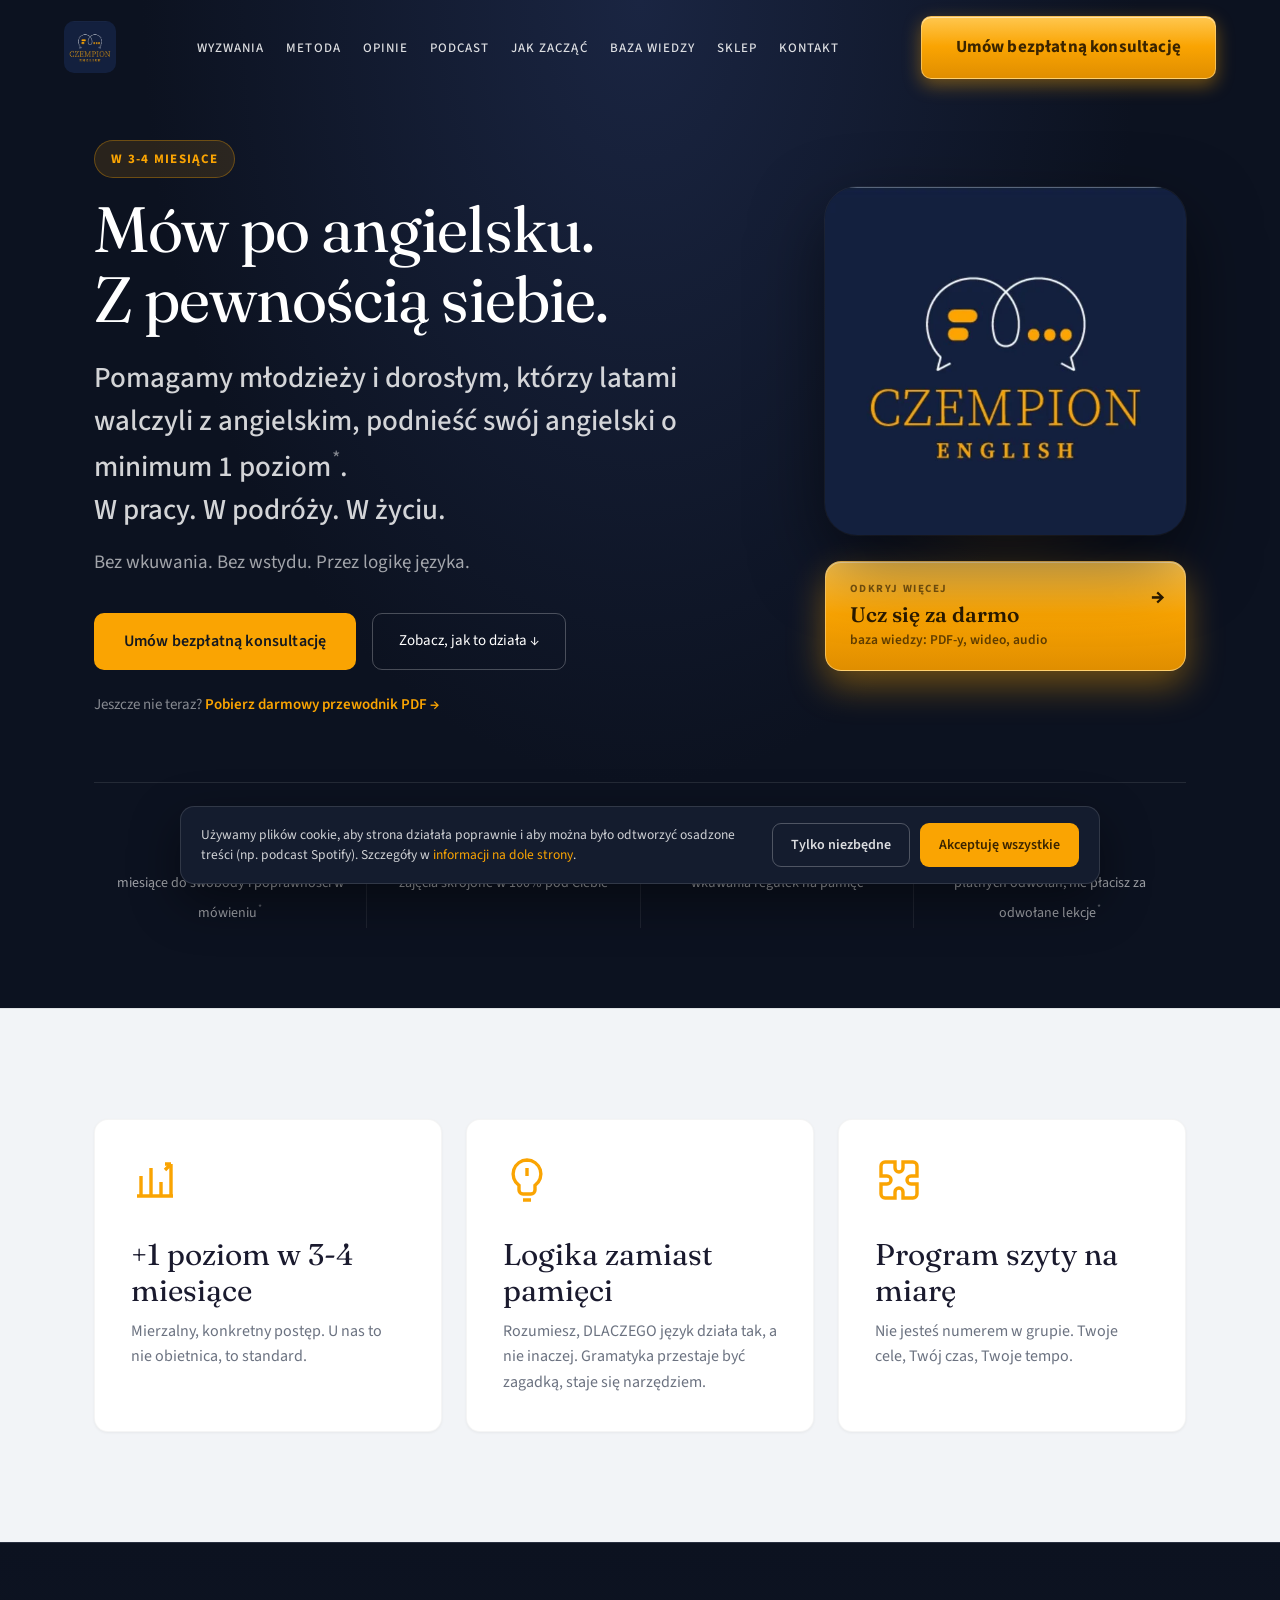
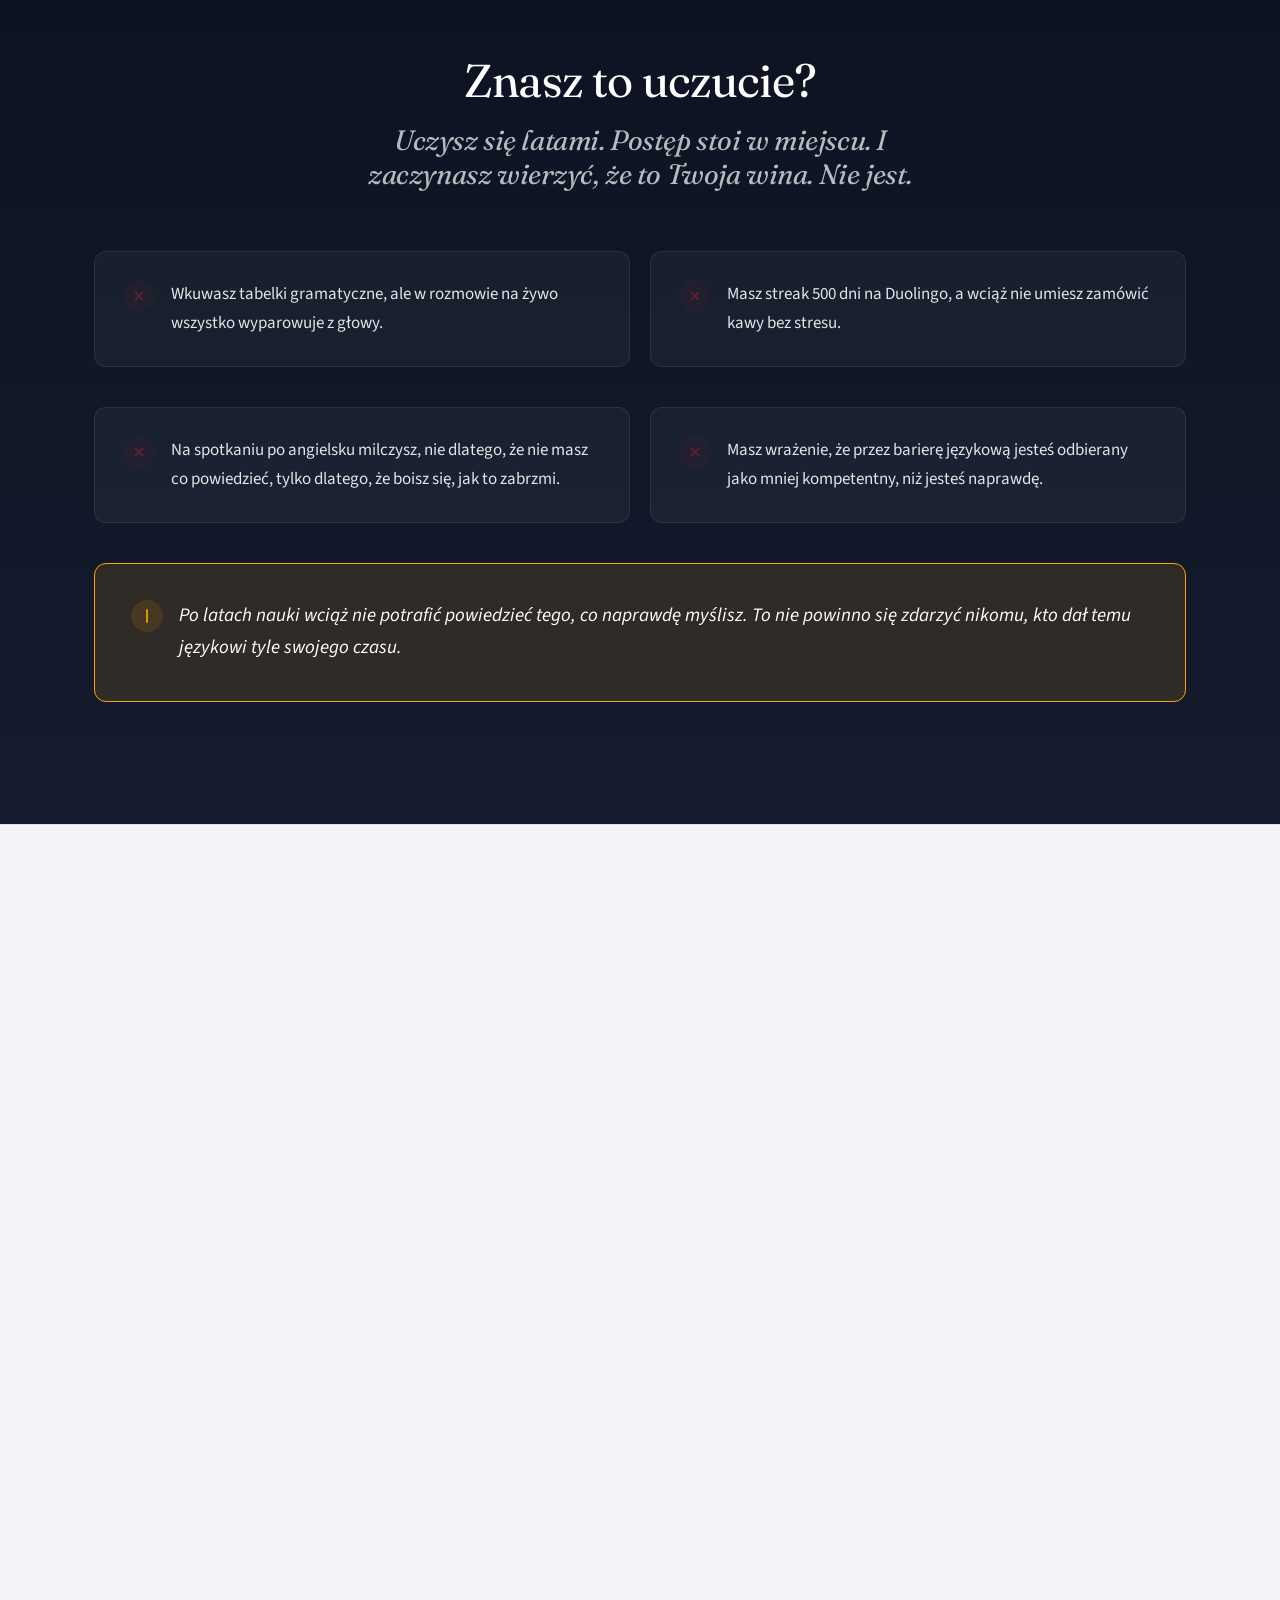
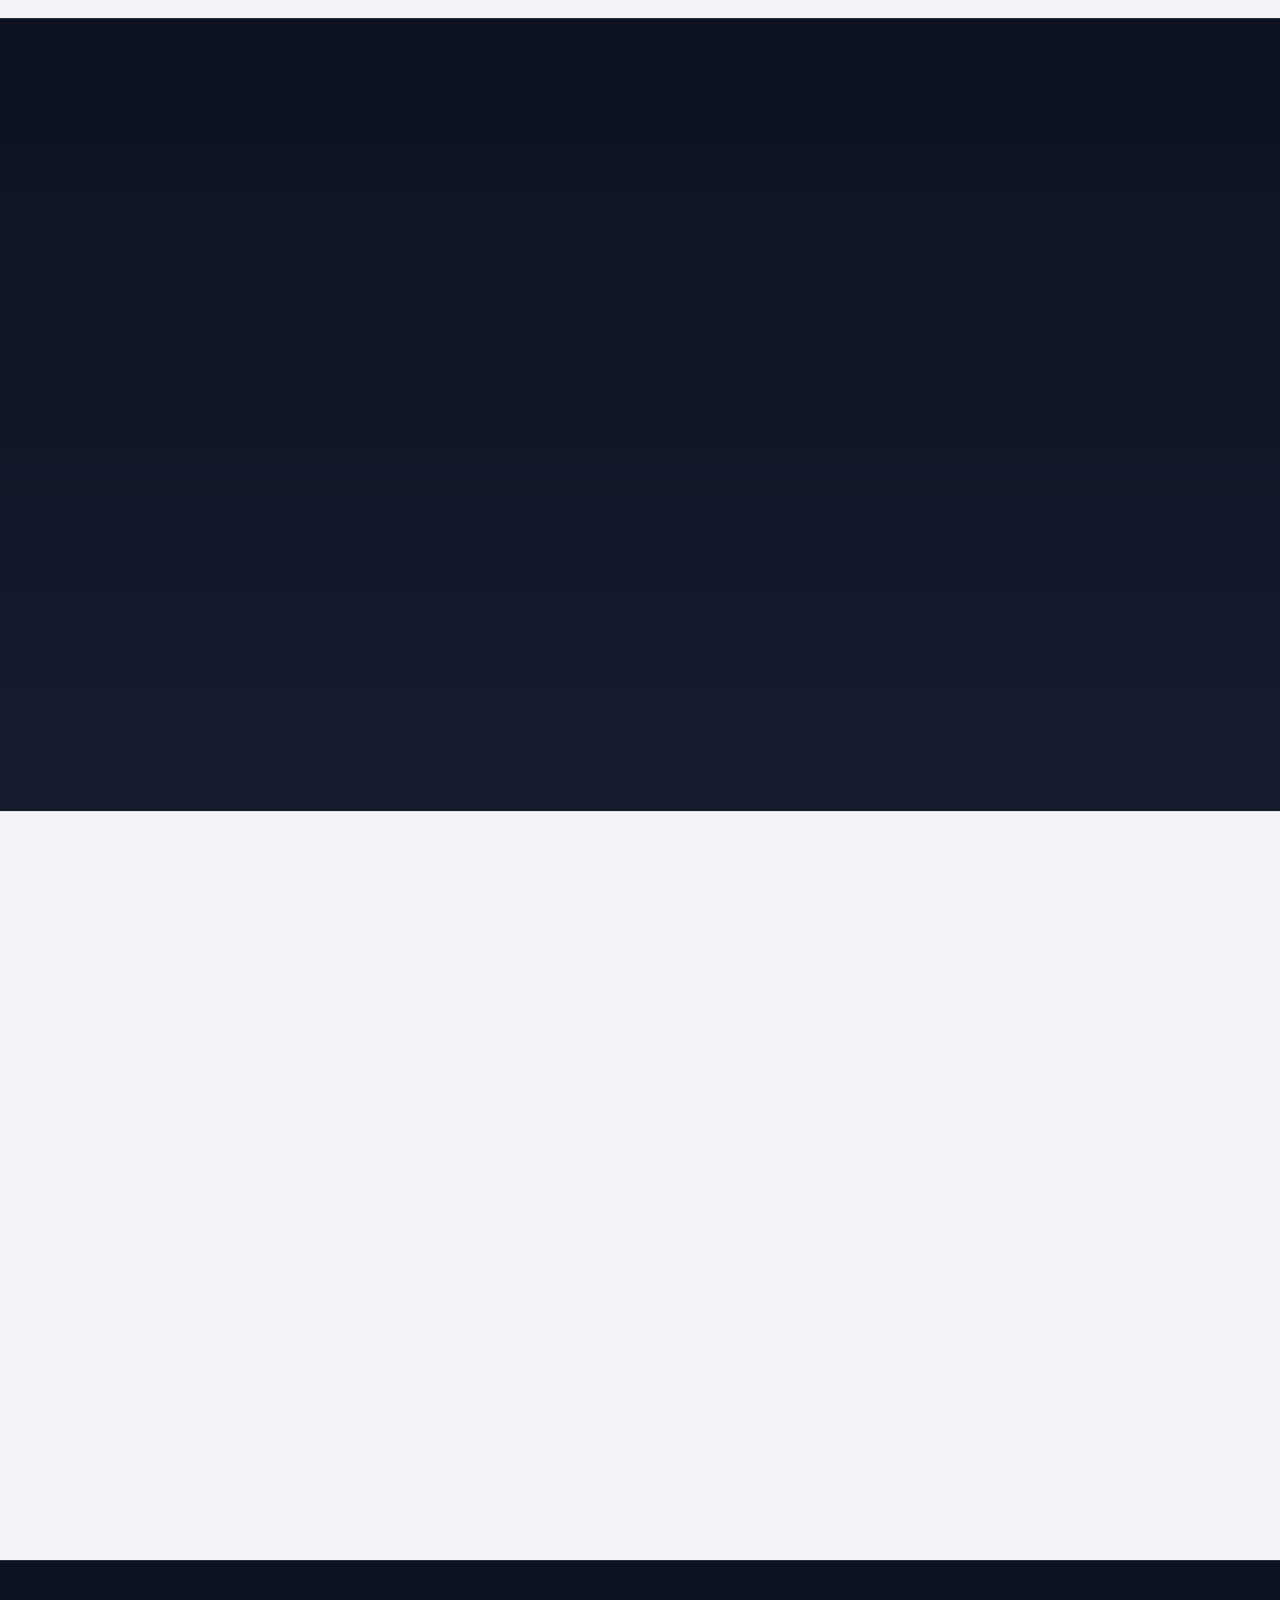
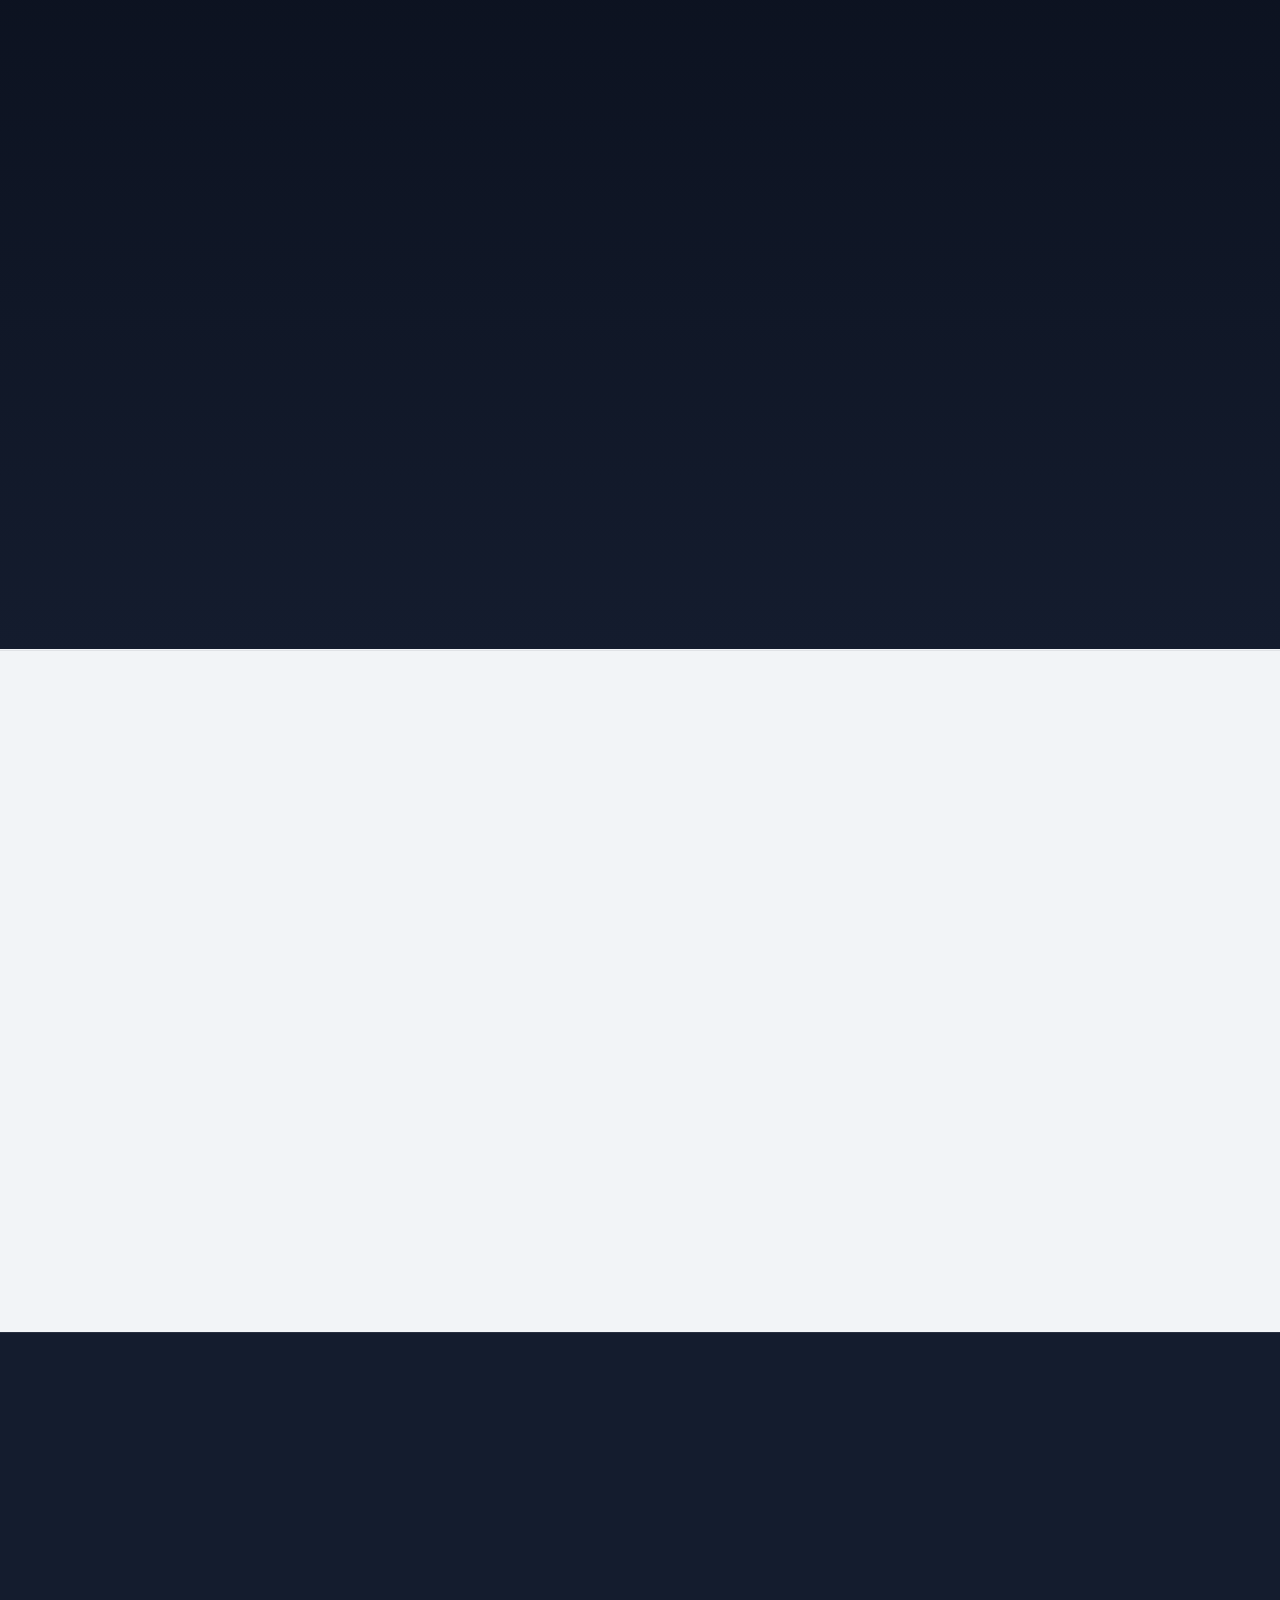
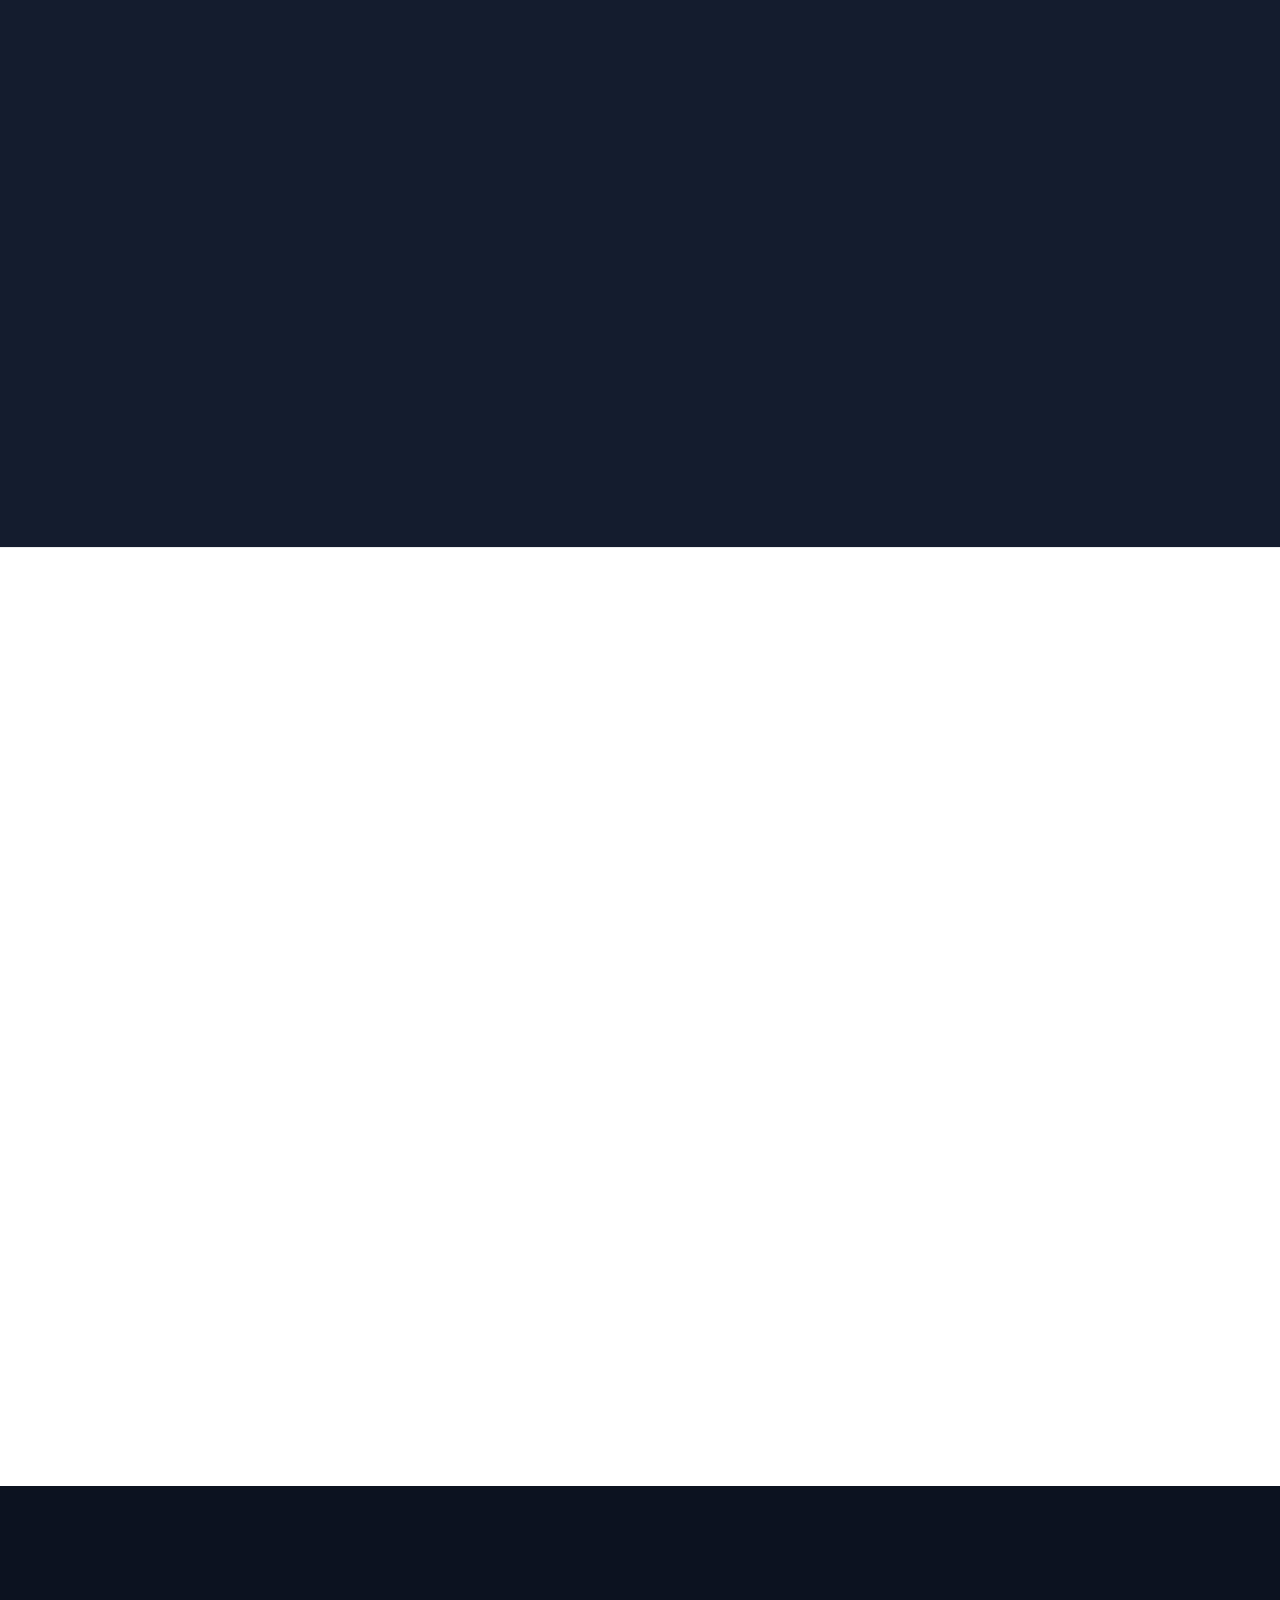
<file: index.html>
<!DOCTYPE html>
<html lang="pl">
<head>
<meta charset="UTF-8">
<meta name="viewport" content="width=device-width,initial-scale=1">
<meta name="theme-color" content="#0c1220">
<meta name="apple-mobile-web-app-capable" content="yes">
<meta name="apple-mobile-web-app-status-bar-style" content="black-translucent">
<meta name="description" content="Nauka angielskiego przez logikę, nie wkuwanie. +1 poziom w 3-4 miesiące. Umów bezpłatną konsultację.">
<title>Czempion English | Mów po angielsku z pewnością siebie</title>
<link rel="preconnect" href="https://fonts.googleapis.com">
<link rel="preconnect" href="https://fonts.gstatic.com" crossorigin>
<link rel="stylesheet" href="https://fonts.googleapis.com/css2?family=Fraunces:ital,opsz,wght@0,9..144,400..600;1,9..144,400..500&family=Source+Sans+3:ital,wght@0,400;0,500;0,600;0,700;1,400&display=swap">
<link rel="preload" as="image" href="czempion_color_logo.webp">
<link rel="stylesheet" href="styles.css">
</head>
<body>

<nav class="nav" id="nav" aria-label="Główna nawigacja">
  <div class="nav-inner">
    <a href="#top" class="nav-logo" aria-label="Czempion English"><img src="czempion_color_logo.webp" alt="Czempion English" width="52" height="52" decoding="async"></a>
    <ul class="nav-links">
      <li><a href="#stakes">Wyzwania</a></li>
      <li><a href="#guide">Metoda</a></li>
      <li><a href="#social">Opinie</a></li>
      <li><a href="#podcast">Podcast</a></li>
      <li><a href="#plan">Jak zacząć</a></li>
      <li><a href="baza-wiedzy.html">Baza wiedzy</a></li>
      <li><a href="sklep.html">Sklep</a></li>
      <li><a href="#kontakt">Kontakt</a></li>
    </ul>
    <a href="#kontakt" class="cta-primary nav-cta">Umów bezpłatną konsultację</a>
    <button class="burger" id="burger" aria-label="Otwórz menu" aria-expanded="false"><svg viewBox="0 0 24 24" fill="none" stroke="currentColor" stroke-width="2"><path d="M3 6h18M3 12h18M3 18h18"/></svg></button>
  </div>
</nav>

<header class="hero" id="top">
  <div class="container">
    <div class="hero-grid">
      <div class="hero-copy">
        <span class="pill fade-up">W 3-4 miesiące</span>
        <h1 class="fade-up"><span class="nb">Mów po angielsku.</span><br><span class="nb">Z pewnością siebie.</span></h1>
        <p class="oneliner fade-up">Pomagamy młodzieży i dorosłym, którzy latami walczyli z angielskim, podnieść swój angielski o minimum 1 poziom<a href="#disclaimer" class="claim-star">*</a>.<br><span class="nb">W pracy. W podróży. W życiu.</span></p>
        <p class="sub fade-up">Bez wkuwania. Bez wstydu. Przez logikę języka.</p>
        <div class="hero-ctas fade-up">
          <a href="#kontakt" class="cta-primary">Umów bezpłatną konsultację</a>
          <a href="#stack" class="cta-ghost">Zobacz, jak to działa ↓</a>
        </div>
        <p class="hero-hook fade-up">Jeszcze nie teraz? <a href="#przewodnik">Pobierz darmowy przewodnik PDF →</a></p>
      </div>
      <div class="hero-visual fade-up">
        <img class="hero-logo" src="czempion_color_logo.webp" alt="Czempion English" width="380" height="366" decoding="async">
        <a class="hero-rotator" id="heroRotator" href="baza-wiedzy.html">
          <span class="rot-eyebrow">Odkryj więcej</span>
          <span class="rot-main" id="rotMain">Ucz się za darmo</span>
          <span class="rot-sub" id="rotSub">baza wiedzy: PDF-y, wideo, audio</span>
          <span class="rot-arrow" aria-hidden="true">→</span>
        </a>
      </div>
    </div>
    <div class="hero-stats fade-up">
      <div class="hero-stat"><strong>3-4</strong><span>miesiące do swobody i poprawności w mówieniu<a href="#disclaimer" class="claim-star">*</a></span></div>
      <div class="hero-stat"><strong>1:1</strong><span>zajęcia skrojone w 100% pod Ciebie</span></div>
      <div class="hero-stat"><strong>0</strong><span>wkuwania regułek na pamięć</span></div>
      <div class="hero-stat"><strong>0</strong><span>płatnych odwołań, nie płacisz za odwołane lekcje<a href="#disclaimer" class="claim-star">*</a></span></div>
    </div>
  </div>
</header>

<main>

<section id="stack">
  <div class="container">
    <div class="stack-grid">
      <article class="stack-card reveal">
        <svg class="icon" viewBox="0 0 24 24" fill="none" stroke="currentColor" stroke-width="1.7" aria-hidden="true"><path d="M3 20h18M5 20V10M10 20V6M15 20V13M20 20V4M17 7l3-3M20 4h-3"/></svg>
        <div class="big">+1 poziom w 3-4 miesiące</div>
        <p>Mierzalny, konkretny postęp. U nas to nie obietnica, to standard.</p>
      </article>
      <article class="stack-card reveal">
        <svg class="icon" viewBox="0 0 24 24" fill="none" stroke="currentColor" stroke-width="1.7" aria-hidden="true"><path d="M12 2a7 7 0 00-4 12.7V17a2 2 0 002 2h4a2 2 0 002-2v-2.3A7 7 0 0012 2zM10 22h4M12 6v4"/></svg>
        <div class="big">Logika zamiast pamięci</div>
        <p>Rozumiesz, DLACZEGO język działa tak, a nie inaczej. Gramatyka przestaje być zagadką, staje się narzędziem.</p>
      </article>
      <article class="stack-card reveal">
        <svg class="icon" viewBox="0 0 24 24" fill="none" stroke="currentColor" stroke-width="1.7" aria-hidden="true"><path d="M10 3H5a2 2 0 00-2 2v5h3a2 2 0 110 4H3v5a2 2 0 002 2h5v-3a2 2 0 114 0v3h5a2 2 0 002-2v-5h-3a2 2 0 110-4h3V5a2 2 0 00-2-2h-5v3a2 2 0 11-4 0V3z"/></svg>
        <div class="big">Program szyty na miarę</div>
        <p>Nie jesteś numerem w grupie. Twoje cele, Twój czas, Twoje tempo.</p>
      </article>
    </div>
  </div>
</section>

<section class="dark" id="stakes">
  <div class="container">
    <div class="sec-head reveal">
      <h2>Znasz to uczucie?</h2>
      <h3>Uczysz się latami. Postęp stoi w miejscu. I zaczynasz wierzyć, że to Twoja wina. Nie jest.</h3>
    </div>

    <div class="stakes-group reveal">
      <div class="stakes-row">
        <div class="stakes-card"><span class="x"><svg viewBox="0 0 24 24" fill="none" stroke="currentColor" stroke-width="2.5"><path d="M6 6l12 12M6 18L18 6"/></svg></span><p>Wkuwasz tabelki gramatyczne, ale w rozmowie na żywo wszystko wyparowuje z głowy.</p></div>
        <div class="stakes-card"><span class="x"><svg viewBox="0 0 24 24" fill="none" stroke="currentColor" stroke-width="2.5"><path d="M6 6l12 12M6 18L18 6"/></svg></span><p>Masz streak 500 dni na Duolingo, a wciąż nie umiesz zamówić kawy bez stresu.</p></div>
      </div>
    </div>

    <div class="stakes-group reveal" style="margin-top:40px">
      <div class="stakes-row">
        <div class="stakes-card"><span class="x"><svg viewBox="0 0 24 24" fill="none" stroke="currentColor" stroke-width="2.5"><path d="M6 6l12 12M6 18L18 6"/></svg></span><p>Na spotkaniu po angielsku milczysz, nie dlatego, że nie masz co powiedzieć, tylko dlatego, że boisz się, jak to zabrzmi.</p></div>
        <div class="stakes-card"><span class="x"><svg viewBox="0 0 24 24" fill="none" stroke="currentColor" stroke-width="2.5"><path d="M6 6l12 12M6 18L18 6"/></svg></span><p>Masz wrażenie, że przez barierę językową jesteś odbierany jako mniej kompetentny, niż jesteś naprawdę.</p></div>
      </div>
    </div>

    <div class="stakes-group reveal">
      <div class="stakes-row stakes-philo">
        <div class="stakes-card"><span class="x"><svg viewBox="0 0 24 24" fill="none" stroke="currentColor" stroke-width="2.5"><path d="M12 2v20"/></svg></span><p>Po latach nauki wciąż nie potrafić powiedzieć tego, co naprawdę myślisz. To nie powinno się zdarzyć nikomu, kto dał temu językowi tyle swojego czasu.</p></div>
      </div>
    </div>
  </div>
</section>

<section id="success">
  <div class="container">
    <div class="sec-head reveal">
      <h2>Wyobraź sobie, że angielski po prostu… działa.</h2>
      <h3>Tak wygląda życie po trzech miesiącach z dobrą metodą.</h3>
    </div>
    <div class="success-grid">
      <div class="success-card reveal"><span class="check"><svg viewBox="0 0 24 24" fill="none" stroke="currentColor" stroke-width="2.5"><path d="M4 12l5 5L20 6"/></svg></span><p>Prowadzisz rozmowę kwalifikacyjną po angielsku i wychodzisz z ofertą, na którą bałeś się nawet aplikować.</p></div>
      <div class="success-card reveal"><span class="check"><svg viewBox="0 0 24 24" fill="none" stroke="currentColor" stroke-width="2.5"><path d="M4 12l5 5L20 6"/></svg></span><p>Na spotkaniu z zagranicznym klientem mówisz swobodnie, bez kartki, bez potu, bez „sorry, my English is not so good".</p></div>
      <div class="success-card reveal"><span class="check"><svg viewBox="0 0 24 24" fill="none" stroke="currentColor" stroke-width="2.5"><path d="M4 12l5 5L20 6"/></svg></span><p>Oglądasz serial w oryginale i łapiesz żarty, których w napisach po prostu nie ma.</p></div>
      <div class="success-card reveal"><span class="check"><svg viewBox="0 0 24 24" fill="none" stroke="currentColor" stroke-width="2.5"><path d="M4 12l5 5L20 6"/></svg></span><p>Gramatyka jest Twoim narzędziem, nie więzieniem. Używasz jej intuicyjnie, bo rozumiesz, jak działa.</p></div>
    </div>
    <div class="cta-wrap reveal"><a href="#kontakt" class="cta-primary">Tak chcę mówić. Umów konsultację</a></div>
  </div>
</section>

<section class="dark" id="guide">
  <div class="container">
    <div class="sec-head reveal"><h2>Wiemy, przez co przechodzisz.</h2><h3>I dokładnie wiemy, jak to naprawić.</h3></div>
    <div class="guide-grid">
      <div class="guide-col reveal">
        <h4>Empatia</h4>
        <p>Tradycyjna szkoła kazała Ci wkuwać tabelki i powtarzać zdania jak papuga. Potem przyszły apki, które zamieniły ten sam model w grę z punktami. Robisz to latami. Efektu wciąż nie widać.</p>
        <p style="margin-top:14px">To nie Ty jesteś „niejęzykowy". To metoda jest zepsuta. System, w którym uczono Cię angielskiego, był zaprojektowany pod testy, oceny i streaki. Nie pod to, żebyś potrafił powiedzieć coś drugiemu człowiekowi.</p>
      </div>
      <div class="guide-col reveal">
        <h4>Kompetencja</h4>
        <ul class="comp-list">
          <li><svg class="ic" viewBox="0 0 24 24" fill="none" stroke="currentColor" stroke-width="1.8"><circle cx="12" cy="8" r="4"/><path d="M4 21v-1a6 6 0 016-6h4a6 6 0 016 6v1"/></svg><span>Setki uczniów, zarówno młodzieży, jak i dorosłych, którzy w 3-4 miesiące podnieśli swój poziom o minimum jeden stopień.</span></li>
          <li><svg class="ic" viewBox="0 0 24 24" fill="none" stroke="currentColor" stroke-width="1.8"><path d="M12 2a7 7 0 00-4 12.7V17a2 2 0 002 2h4a2 2 0 002-2v-2.3A7 7 0 0012 2z"/></svg><span>Autorska metoda oparta na logice języka, nie na wkuwaniu ani na gamifikacji.</span></li>
          <li><svg class="ic" viewBox="0 0 24 24" fill="none" stroke="currentColor" stroke-width="1.8"><path d="M12 2l2.5 5.5L20 9l-4 4 1 6-5-3-5 3 1-6-4-4 5.5-1.5L12 2z"/></svg><span>Indywidualny plan, który ewoluuje razem z Tobą, bo Twoje cele to nie cele grupy.</span></li>
        </ul>
      </div>
    </div>
  </div>
</section>

<section id="social">
  <div class="container">
    <div class="sec-head reveal"><h2>Nie wierz nam na słowo.</h2><h3>Posłuchaj tych, którzy już przeszli tę drogę.</h3></div>
    <div class="social-grid">
      <article class="tcard reveal"><span class="q">&ldquo;</span><p>Uczyłam się angielskiego 10 lat: szkoła, kursy, potem apki. Wciąż bałam się odezwać. Po 3 miesiącach w Czempion English prowadzę rozmowy w pracy. Bez stresu. Pierwszy raz czuję, że rozumiem ten język, a nie tylko go pamiętam.</p><span class="author">A.K.</span></article>
      <article class="tcard reveal"><span class="q">&ldquo;</span><p>Pierwszy raz ktoś wytłumaczył mi, DLACZEGO angielska gramatyka działa tak, a nie inaczej. Przestałem wkuwać, zacząłem rozumieć. To jest różnica między nauką a edukacją.</p><span class="author">M.W.</span></article>
      <article class="tcard reveal"><span class="q">&ldquo;</span><p>Myślałem, że mam blokadę językową. Latami obwiniałem siebie. Okazało się, że problem był w metodzie, nie we mnie.</p><span class="author">P.S.</span></article>
    </div>
  </div>
</section>

<section class="dark" id="plan">
  <div class="container">
    <div class="sec-head reveal"><h2>Twoja droga do płynnego angielskiego</h2><h3>Trzy kroki. Zero haczyków.</h3></div>
    <div class="plan-wrap reveal">
      <div class="plan-line"></div>
      <div class="plan-steps">
        <div class="step"><div class="step-num">1</div><h4>Porozmawiaj z nami</h4><p>Bezpłatna konsultacja: określimy Twój poziom, cele i plan. Zero zobowiązań, zero sprzedaży pod presją.</p></div>
        <div class="step"><div class="step-num">2</div><h4>Zacznij swój program</h4><p>Nauka oparta na logice języka, skrojona pod Ciebie. Regularne sesje. Realne postępy od pierwszego tygodnia.</p></div>
        <div class="step"><div class="step-num">3</div><h4>Mów z pewnością siebie</h4><p>W 3-4 miesiące poczujesz różnicę. Ty, Twoi współpracownicy i Twoja kariera to odczujecie.</p></div>
      </div>
    </div>
    <div class="cta-wrap reveal"><a href="#kontakt" class="cta-primary">Zacznij od kroku 1: umów konsultację</a></div>
  </div>
</section>

<section id="podcast">
  <div class="container">
    <div class="sec-head reveal">
      <h2>Posłuchaj naszego podcastu</h2>
      <h3>Czempion English: nic na pamięć, wszystko na rozum</h3>
    </div>
    <div class="spotify-card reveal">
      <iframe class="consent-embed" data-src="https://open.spotify.com/embed/episode/2Nm1fC2tRG270K0Gdw5Csy?utm_source=generator&theme=0" width="100%" height="352" frameBorder="0" allowfullscreen allow="autoplay; clipboard-write; encrypted-media; fullscreen; picture-in-picture" loading="lazy"></iframe>
      <div class="embed-placeholder" data-embed-placeholder>
        <p>Odtwarzacz Spotify korzysta z plików cookie. Włącz je, aby posłuchać tutaj.</p>
        <button type="button" class="cta-ghost" onclick="acceptCookies(true)">Włącz i odtwórz</button>
      </div>
      <a href="https://open.spotify.com/episode/2Nm1fC2tRG270K0Gdw5Csy" target="_blank" rel="noopener" class="spotify-link">Słuchaj na Spotify →</a>
    </div>
  </div>
</section>

<section class="dark" style="background:var(--bg-dark-alt)">
  <div class="container explanatory reveal">
    <h2>Tradycyjna nauka angielskiego jest zepsuta. Oto dlaczego.</h2>
    <p>Od dekad uczą Cię w ten sam sposób: tabelki, regułki, wkuwanie na pamięć. Potem przyszły apki, które zamieniły ten sam model w grę z punktami i streakami. Forma się zmieniła, treść nie.</p>
    <p>Ale język to nie zbiór formułek. Język to żywe narzędzie do komunikacji z drugim człowiekiem. W Czempion English odwracamy podejście. Zamiast kazać Ci zapamiętywać, pokazujemy logikę stojącą za językiem. Kiedy rozumiesz, DLACZEGO coś działa tak, a nie inaczej, zapamiętywanie staje się zbędne.</p>
    <p>To dlatego nasi uczniowie robią w 3 miesiącach postępy, na które inni czekają latami. Nie dlatego, że są mądrzejsi, tylko dlatego, że w końcu ktoś im pokazał, jak ten język naprawdę działa.</p>
    <div class="cta-wrap"><a href="#kontakt" class="cta-primary">Zobacz, jak to wygląda u Ciebie</a></div>
  </div>
</section>

<section class="leadgen" id="przewodnik">
  <div class="container inner reveal">
    <h2>Nie jesteś jeszcze gotowy? To OK.</h2>
    <h3>Zacznij od darmowego przewodnika i naszego newslettera.</h3>
    <p class="lead">Pobierz przewodnik «5 powodów, dlaczego Twój angielski stoi w miejscu, i jak to zmienić» i zapisz się na newsletter. Tylko wartościowe treści.</p>

    <div class="lead-card" data-lead>
      <div class="lead-form-wrap">
        <h4>Odbierz przewodnik</h4>
        <p class="lf-sub">Wyślemy go na maila i co jakiś czas podeślemy najlepsze wskazówki. Zero spamu.</p>
        <form onsubmit="event.preventDefault(); handleLead(this);">
          <div class="lead-field">
            <label for="lead-name">Imię</label>
            <input id="lead-name" name="name" type="text" placeholder="Jan" required>
          </div>
          <div class="lead-field">
            <label for="lead-email">Email</label>
            <input id="lead-email" name="email" type="email" placeholder="jan@gmail.com" required>
          </div>
          <button type="submit" class="cta-primary full">Zapisz się i pobierz przewodnik</button>
        </form>
      </div>
      <div class="lead-success">
        <span class="lf-check">✓</span>
        <p>Zapisano!</p>
        <p class="lf-note">Sprawdź maila, wysłaliśmy Ci przewodnik. Od teraz masz też nasze najlepsze wskazówki.</p>
      </div>
    </div>

    <p class="lead-note">Tylko wartościowe treści. Wypiszesz się jednym kliknięciem.</p>
  </div>
</section>

</main>

<footer id="kontakt">
  <div class="container">
    <div class="foot-cta reveal">
      <h2>Gotowy mówić z pewnością siebie?</h2>
      <p>Umów bezpłatną konsultację. Wspólnie określimy Twój poziom, cele i plan działania. Zero zobowiązań, zero presji.</p>
      <a href="mailto:czempionenglish@gmail.com?subject=Konsultacja" class="cta-primary">Umów bezpłatną konsultację</a>
      <p class="foot-cta-or">albo napisz wprost na <a href="mailto:czempionenglish@gmail.com">czempionenglish@gmail.com</a></p>
    </div>
    <div class="foot-grid">
      <div>
        <img src="czempion_color_logo.webp" alt="Czempion English" width="88" height="88" loading="lazy" decoding="async">
        <p style="color:rgba(255,255,255,.6);font-size:15px;max-width:280px">Nauka angielskiego przez logikę i zrozumienie. +1 poziom w 3-4 miesiące.</p>
      </div>
      <div><h5>Kontakt</h5><ul>
        <li><a href="mailto:czempionenglish@gmail.com">czempionenglish@gmail.com</a></li>
        <li><a href="https://instagram.com/czempion_english" target="_blank" rel="noopener">Instagram: @czempion_english</a></li>
      </ul></div>
      <div><h5>Strona</h5><ul>
        <li><a href="#guide">Metoda</a></li>
        <li><a href="#social">Opinie</a></li>
        <li><a href="baza-wiedzy.html">Baza wiedzy</a></li>
        <li><a href="sklep.html">Sklep</a></li>
      </ul></div>
      <div><h5>Prawne</h5><ul>
        <li><a href="#">Polityka prywatności</a></li>
        <li><a href="#">Regulamin</a></li>
      </ul></div>
    </div>
    <p class="legal-note" id="disclaimer">* Podane efekty (np. „3-4 miesiące”, „minimum 1 poziom”) mają charakter orientacyjny i zależą od poziomu początkowego, regularności oraz zaangażowania ucznia. „0 płatnych odwołań” oznacza, że nie płacisz za zajęcia odwołane z odpowiednim wyprzedzeniem; szczegółowe warunki, w tym termin odwołania, określa regulamin.</p>
    <div class="copy">© 2026 Czempion English. Wszelkie prawa zastrzeżone.<a class="foot-admin" href="admin.html"><svg viewBox="0 0 24 24" fill="none" stroke="currentColor" stroke-width="2"><rect x="4" y="10" width="16" height="11" rx="2"/><path d="M8 10V7a4 4 0 018 0v3"/></svg> Panel administracyjny</a></div>
  </div>
</footer>

<script defer src="script.js"></script>
</body>
</html>
</file>
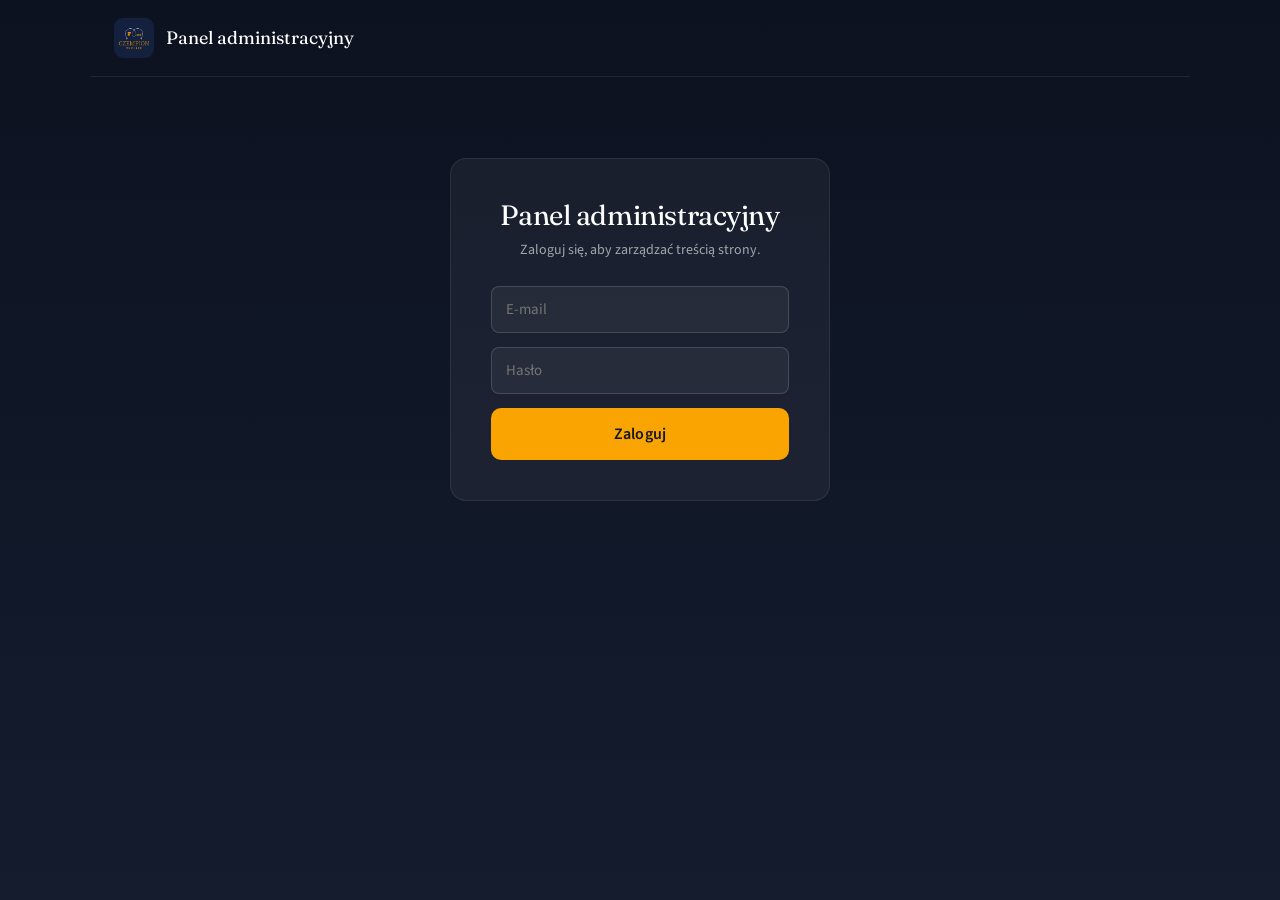
<file: admin.html>
<!DOCTYPE html>
<html lang="pl">
<head>
<meta charset="UTF-8">
<meta name="viewport" content="width=device-width,initial-scale=1">
<meta name="theme-color" content="#0c1220">
<meta name="robots" content="noindex">
<title>Panel | Czempion English</title>
<link rel="preconnect" href="https://fonts.googleapis.com">
<link rel="preconnect" href="https://fonts.gstatic.com" crossorigin>
<link rel="stylesheet" href="https://fonts.googleapis.com/css2?family=Fraunces:ital,opsz,wght@0,9..144,400..600;1,9..144,400..500&family=Source+Sans+3:ital,wght@0,400;0,500;0,600;0,700;1,400&display=swap">
<link rel="stylesheet" href="styles.css">
</head>
<body class="admin-body">

<div class="admin-top">
  <a class="brand" href="index.html"><img src="czempion_color_logo.webp" alt="Czempion English"> Panel administracyjny</a>
  <button class="admin-logout" id="logoutBtn" style="display:none" onclick="adminLogout()">Wyloguj</button>
</div>

<!-- Logowanie -->
<div id="loginView" class="admin-login">
  <h1>Panel administracyjny</h1>
  <p>Zaloguj się, aby zarządzać treścią strony.</p>
  <div class="admin-field">
    <input id="email" class="admin-input" type="email" placeholder="E-mail" autocomplete="username" onkeydown="if(event.key==='Enter')adminLogin()">
  </div>
  <div class="admin-field">
    <input id="pw" class="admin-input" type="password" placeholder="Hasło" autocomplete="current-password" onkeydown="if(event.key==='Enter')adminLogin()">
  </div>
  <button class="cta-primary full" onclick="adminLogin()">Zaloguj</button>
  <p id="loginErr" style="color:var(--danger);font-size:13px;margin-top:12px;display:none">Błędny e-mail lub hasło.</p>
</div>

<!-- Panel -->
<div id="panelView" class="admin-wrap" style="display:none">

  <!-- BAZA WIEDZY -->
  <section class="admin-section">
    <div class="admin-section-head">
      <span class="ico"><svg viewBox="0 0 24 24" fill="none" stroke="currentColor" stroke-width="1.8"><path d="M4 5a2 2 0 012-2h12a1 1 0 011 1v14a1 1 0 01-1 1H6a2 2 0 01-2-2V5z"/><path d="M4 18a2 2 0 012-2h13"/><path d="M9 7h6"/></svg></span>
      <h2>Baza wiedzy</h2>
      <span class="admin-count" id="kbCount">0 materiałów</span>
    </div>
    <div class="admin-cols">
      <div>
        <div class="admin-col-label" id="kbFormLabel">Dodaj materiał</div>
        <div class="admin-editing-note" id="kbEditNote">Edytujesz materiał</div>
        <div class="admin-field"><label>Tytuł</label><input id="kbTitle" class="admin-input" type="text" placeholder="np. Czasy bez wkuwania"></div>
        <div class="admin-field"><label>Opis</label><textarea id="kbDesc" class="admin-textarea" placeholder="Krótki opis materiału"></textarea></div>
        <div class="admin-field"><label>Kategoria</label>
          <select id="kbTag" class="admin-select"><option>PDF</option><option>Wideo</option><option>Ćwiczenia</option><option>Audio</option><option>Inne</option></select>
        </div>
        <div class="admin-field"><label>Plik: PDF / wideo / audio (opcjonalnie)</label>
          <input id="kbFile" class="admin-input admin-file" type="file" accept=".pdf,.doc,.docx,.ppt,.pptx,video/*,audio/*,image/*" onchange="onKbFilePick(event)">
          <div id="kbFileInfo" class="admin-file-info" style="display:none"><span id="kbFileName"></span><button type="button" class="admin-img-remove" onclick="clearKbFile()">Usuń plik</button></div>
        </div>
        <div class="admin-field"><label>...albo link do materiału (np. YouTube, Dysk Google)</label><input id="kbLink" class="admin-input" type="url" placeholder="https://..."></div>
        <button class="cta-primary full" id="kbSubmit" onclick="saveKb()">Dodaj materiał</button>
        <button class="admin-cancel" id="kbCancel" style="display:none" onclick="cancelKb()">Anuluj edycję</button>
      </div>
      <div>
        <div class="admin-col-label">W bazie wiedzy</div>
        <ul class="admin-list" id="kbList"></ul>
      </div>
    </div>
  </section>

  <!-- SKLEP -->
  <section class="admin-section">
    <div class="admin-section-head">
      <span class="ico"><svg viewBox="0 0 24 24" fill="none" stroke="currentColor" stroke-width="1.8"><path d="M6 6h15l-1.5 9h-12z"/><path d="M6 6L5 3H3"/><circle cx="9" cy="20" r="1.4"/><circle cx="18" cy="20" r="1.4"/></svg></span>
      <h2>Sklep</h2>
      <span class="admin-count" id="pCount">0 produktów</span>
    </div>
    <div class="admin-cols">
      <div>
        <div class="admin-col-label" id="pFormLabel">Dodaj produkt</div>
        <div class="admin-editing-note" id="pEditNote">Edytujesz produkt</div>
        <div class="admin-field"><label>Tytuł</label><input id="pTitle" class="admin-input" type="text" placeholder="np. E-book: Gramatyka, która ma sens"></div>
        <div class="admin-field"><label>Opis</label><textarea id="pDesc" class="admin-textarea" placeholder="Krótki opis produktu"></textarea></div>
        <div class="admin-field"><label>Cena</label><input id="pPrice" class="admin-input" type="text" placeholder="np. 49 zł"></div>
        <div class="admin-field"><label>Kategoria</label><input id="pTag" class="admin-input" type="text" placeholder="np. E-book"></div>
        <div class="admin-field"><label>Zdjęcie (opcjonalnie)</label>
          <input id="pImgFile" class="admin-input admin-file" type="file" accept="image/*" onchange="onImgPick(event)">
          <div id="pImgPreview" class="admin-img-preview" style="display:none"><img id="pImgPreviewEl" alt="Podgląd"><button type="button" class="admin-img-remove" onclick="clearImg()">Usuń zdjęcie</button></div>
        </div>
        <button class="cta-primary full" id="pSubmit" onclick="saveProduct()">Dodaj produkt</button>
        <button class="admin-cancel" id="pCancel" style="display:none" onclick="cancelProduct()">Anuluj edycję</button>
      </div>
      <div>
        <div class="admin-col-label">W sklepie</div>
        <ul class="admin-list" id="pList"></ul>
      </div>
    </div>
  </section>

  <p class="admin-note">Zmiany zapisują się na serwerze i od razu pojawiają się na stronach Baza wiedzy oraz Sklep.</p>
</div>

<script>
const API_BASE = "https://api.czempionenglish.pl";
const TOKEN_KEY = "cze_admin_token";
let kbItems = [], pItems = [];
let kbEditId = null, kbFile = null, kbRemoveFile = false;
let pEditId = null, pImgFile = null;

const $ = (id) => document.getElementById(id);
const esc = (s) => String(s == null ? "" : s).replace(/[&<>"']/g, (c) => ({ "&": "&amp;", "<": "&lt;", ">": "&gt;", '"': "&quot;", "'": "&#39;" }[c]));
const cut = (s, n) => { s = String(s || ""); return s.length > n ? s.slice(0, n - 1) + "…" : s; };
const plural = (n, a, b, c) => { n = Number(n); if (n === 1) return a; const t = n % 10, h = n % 100; return (t >= 2 && t <= 4 && !(h >= 12 && h <= 14)) ? b : c; };

function token() { try { return localStorage.getItem(TOKEN_KEY) || ""; } catch (e) { return ""; } }
function setToken(t) { try { t ? localStorage.setItem(TOKEN_KEY, t) : localStorage.removeItem(TOKEN_KEY); } catch (e) {} }

async function api(path, opts = {}) {
  const headers = Object.assign({}, opts.headers || {});
  const t = token();
  if (t) headers["Authorization"] = "Bearer " + t;
  if (opts.json !== undefined) { headers["Content-Type"] = "application/json"; opts.body = JSON.stringify(opts.json); delete opts.json; }
  const r = await fetch(API_BASE + path, Object.assign({}, opts, { headers }));
  if (r.status === 401) { setToken(""); showLogin(); throw new Error("Sesja wygasła. Zaloguj się ponownie."); }
  if (!r.ok) { let m = "Błąd serwera"; try { const j = await r.json(); m = j.error || m; } catch (e) {} throw new Error(m); }
  if (r.status === 204) return null;
  try { return await r.json(); } catch (e) { return null; }
}

function showLogin() { $("loginView").style.display = ""; $("panelView").style.display = "none"; $("logoutBtn").style.display = "none"; }
function showPanel() { $("loginView").style.display = "none"; $("panelView").style.display = ""; $("logoutBtn").style.display = ""; }

async function adminLogin() {
  const email = $("email").value.trim(), password = $("pw").value;
  $("loginErr").style.display = "none";
  try {
    const r = await fetch(API_BASE + "/api/admin/login", { method: "POST", headers: { "Content-Type": "application/json" }, body: JSON.stringify({ email, password }) });
    if (!r.ok) throw new Error("bad");
    const d = await r.json();
    setToken(d.token);
    $("pw").value = "";
    showPanel();
    loadAll();
  } catch (e) { $("loginErr").style.display = "block"; }
}
function adminLogout() { setToken(""); showLogin(); }

async function loadAll() {
  try {
    kbItems = await api("/api/admin/kb"); renderKb();
    pItems = await api("/api/admin/products"); renderProducts();
  } catch (e) {}
}

/* ---------- BAZA WIEDZY ---------- */
function renderKb() {
  $("kbCount").textContent = kbItems.length + " " + plural(kbItems.length, "materiał", "materiały", "materiałów");
  $("kbList").innerHTML = kbItems.length
    ? kbItems.map((it) => {
        const extra = it.fileName ? `<div class="ai-desc">Plik: ${esc(it.fileName)}</div>` : (it.link ? `<div class="ai-desc">Link: ${esc(cut(it.link, 50))}</div>` : "");
        return `<li class="admin-item"><div><div class="ai-main">${esc(it.title)}</div><div class="ai-sub">${esc(it.tag || "")}</div>${it.desc ? `<div class="ai-desc">${esc(cut(it.desc, 90))}</div>` : ""}${extra}</div><div class="admin-actions"><button class="admin-edit" onclick="editKb(${it.id})">Edytuj</button><button class="admin-del" onclick="delKb(${it.id})">Usuń</button></div></li>`;
      }).join("")
    : '<li class="admin-empty">Brak materiałów. Dodaj pierwszy po lewej.</li>';
}
function onKbFilePick(e) {
  const f = e.target.files[0]; if (!f) return;
  kbFile = f; kbRemoveFile = false;
  $("kbFileName").textContent = f.name; $("kbFileInfo").style.display = "";
}
function clearKbFile() {
  kbFile = null; kbRemoveFile = true;
  $("kbFile").value = ""; $("kbFileName").textContent = ""; $("kbFileInfo").style.display = "none";
}
async function saveKb() {
  const title = $("kbTitle").value.trim();
  if (!title) { alert("Podaj tytuł materiału."); return; }
  const body = { title, desc: $("kbDesc").value.trim(), tag: $("kbTag").value, link: $("kbLink").value.trim() };
  const btn = $("kbSubmit"); btn.disabled = true;
  try {
    const item = kbEditId
      ? await api("/api/admin/kb/" + kbEditId, { method: "PUT", json: body })
      : await api("/api/admin/kb", { method: "POST", json: body });
    if (kbFile) {
      const fd = new FormData(); fd.append("file", kbFile);
      await api("/api/admin/kb/" + item.id + "/file", { method: "POST", body: fd });
    } else if (kbEditId && kbRemoveFile) {
      await api("/api/admin/kb/" + item.id + "/file", { method: "DELETE" });
    }
    cancelKb(); await loadAll();
  } catch (e) { alert(e.message); } finally { btn.disabled = false; }
}
function editKb(id) {
  const it = kbItems.find((x) => x.id === id); if (!it) return;
  kbEditId = id; kbFile = null; kbRemoveFile = false;
  $("kbTitle").value = it.title || ""; $("kbDesc").value = it.desc || ""; $("kbTag").value = it.tag || "Inne"; $("kbLink").value = it.link || "";
  $("kbFile").value = "";
  if (it.fileName) { $("kbFileName").textContent = it.fileName; $("kbFileInfo").style.display = ""; }
  else { $("kbFileInfo").style.display = "none"; }
  $("kbFormLabel").style.display = "none"; $("kbEditNote").style.display = "block";
  $("kbSubmit").textContent = "Zapisz zmiany"; $("kbCancel").style.display = "";
  window.scrollTo({ top: 0, behavior: "smooth" });
}
function cancelKb() {
  kbEditId = null; kbFile = null; kbRemoveFile = false;
  $("kbTitle").value = ""; $("kbDesc").value = ""; $("kbTag").value = "PDF"; $("kbLink").value = ""; $("kbFile").value = "";
  $("kbFileInfo").style.display = "none"; $("kbFileName").textContent = "";
  $("kbFormLabel").style.display = "block"; $("kbEditNote").style.display = "none";
  $("kbSubmit").textContent = "Dodaj materiał"; $("kbCancel").style.display = "none";
}
async function delKb(id) {
  if (!confirm("Usunąć ten materiał?")) return;
  try { await api("/api/admin/kb/" + id, { method: "DELETE" }); await loadAll(); } catch (e) { alert(e.message); }
}

/* ---------- SKLEP ---------- */
function renderProducts() {
  $("pCount").textContent = pItems.length + " " + plural(pItems.length, "produkt", "produkty", "produktów");
  $("pList").innerHTML = pItems.length
    ? pItems.map((it) => {
        const extra = it.img ? `<div class="ai-desc">Zdjęcie: tak</div>` : "";
        return `<li class="admin-item"><div><div class="ai-main">${esc(it.title)}</div><div class="ai-sub">${esc(it.tag || "")}${it.price ? " · " + esc(it.price) : ""}</div>${it.desc ? `<div class="ai-desc">${esc(cut(it.desc, 90))}</div>` : ""}${extra}</div><div class="admin-actions"><button class="admin-edit" onclick="editProduct(${it.id})">Edytuj</button><button class="admin-del" onclick="delProduct(${it.id})">Usuń</button></div></li>`;
      }).join("")
    : '<li class="admin-empty">Brak produktów. Dodaj pierwszy po lewej.</li>';
}
function onImgPick(e) {
  const f = e.target.files[0]; if (!f) return;
  pImgFile = f;
  $("pImgPreviewEl").src = URL.createObjectURL(f); $("pImgPreview").style.display = "";
}
function clearImg() {
  pImgFile = null;
  $("pImgFile").value = ""; $("pImgPreview").style.display = "none";
}
async function saveProduct() {
  const title = $("pTitle").value.trim();
  if (!title) { alert("Podaj tytuł produktu."); return; }
  const body = { title, desc: $("pDesc").value.trim(), price: $("pPrice").value.trim(), tag: $("pTag").value.trim() };
  const btn = $("pSubmit"); btn.disabled = true;
  try {
    const item = pEditId
      ? await api("/api/admin/products/" + pEditId, { method: "PUT", json: body })
      : await api("/api/admin/products", { method: "POST", json: body });
    if (pImgFile) {
      const fd = new FormData(); fd.append("image", pImgFile);
      await api("/api/admin/products/" + item.id + "/image", { method: "POST", body: fd });
    }
    cancelProduct(); await loadAll();
  } catch (e) { alert(e.message); } finally { btn.disabled = false; }
}
function editProduct(id) {
  const it = pItems.find((x) => x.id === id); if (!it) return;
  pEditId = id; pImgFile = null;
  $("pTitle").value = it.title || ""; $("pDesc").value = it.desc || ""; $("pPrice").value = it.price || ""; $("pTag").value = it.tag || "";
  $("pImgFile").value = "";
  if (it.img) { $("pImgPreviewEl").src = API_BASE + it.img; $("pImgPreview").style.display = ""; }
  else { $("pImgPreview").style.display = "none"; }
  $("pFormLabel").style.display = "none"; $("pEditNote").style.display = "block";
  $("pSubmit").textContent = "Zapisz zmiany"; $("pCancel").style.display = "";
  window.scrollTo({ top: 0, behavior: "smooth" });
}
function cancelProduct() {
  pEditId = null; pImgFile = null;
  $("pTitle").value = ""; $("pDesc").value = ""; $("pPrice").value = ""; $("pTag").value = ""; $("pImgFile").value = "";
  $("pImgPreview").style.display = "none";
  $("pFormLabel").style.display = "block"; $("pEditNote").style.display = "none";
  $("pSubmit").textContent = "Dodaj produkt"; $("pCancel").style.display = "none";
}
async function delProduct(id) {
  if (!confirm("Usunąć ten produkt?")) return;
  try { await api("/api/admin/products/" + id, { method: "DELETE" }); await loadAll(); } catch (e) { alert(e.message); }
}

/* ---------- start ---------- */
(async function init() {
  if (!token()) { showLogin(); return; }
  try { await api("/api/admin/me"); showPanel(); loadAll(); }
  catch (e) { showLogin(); }
})();
</script>
</body>
</html>
</file>
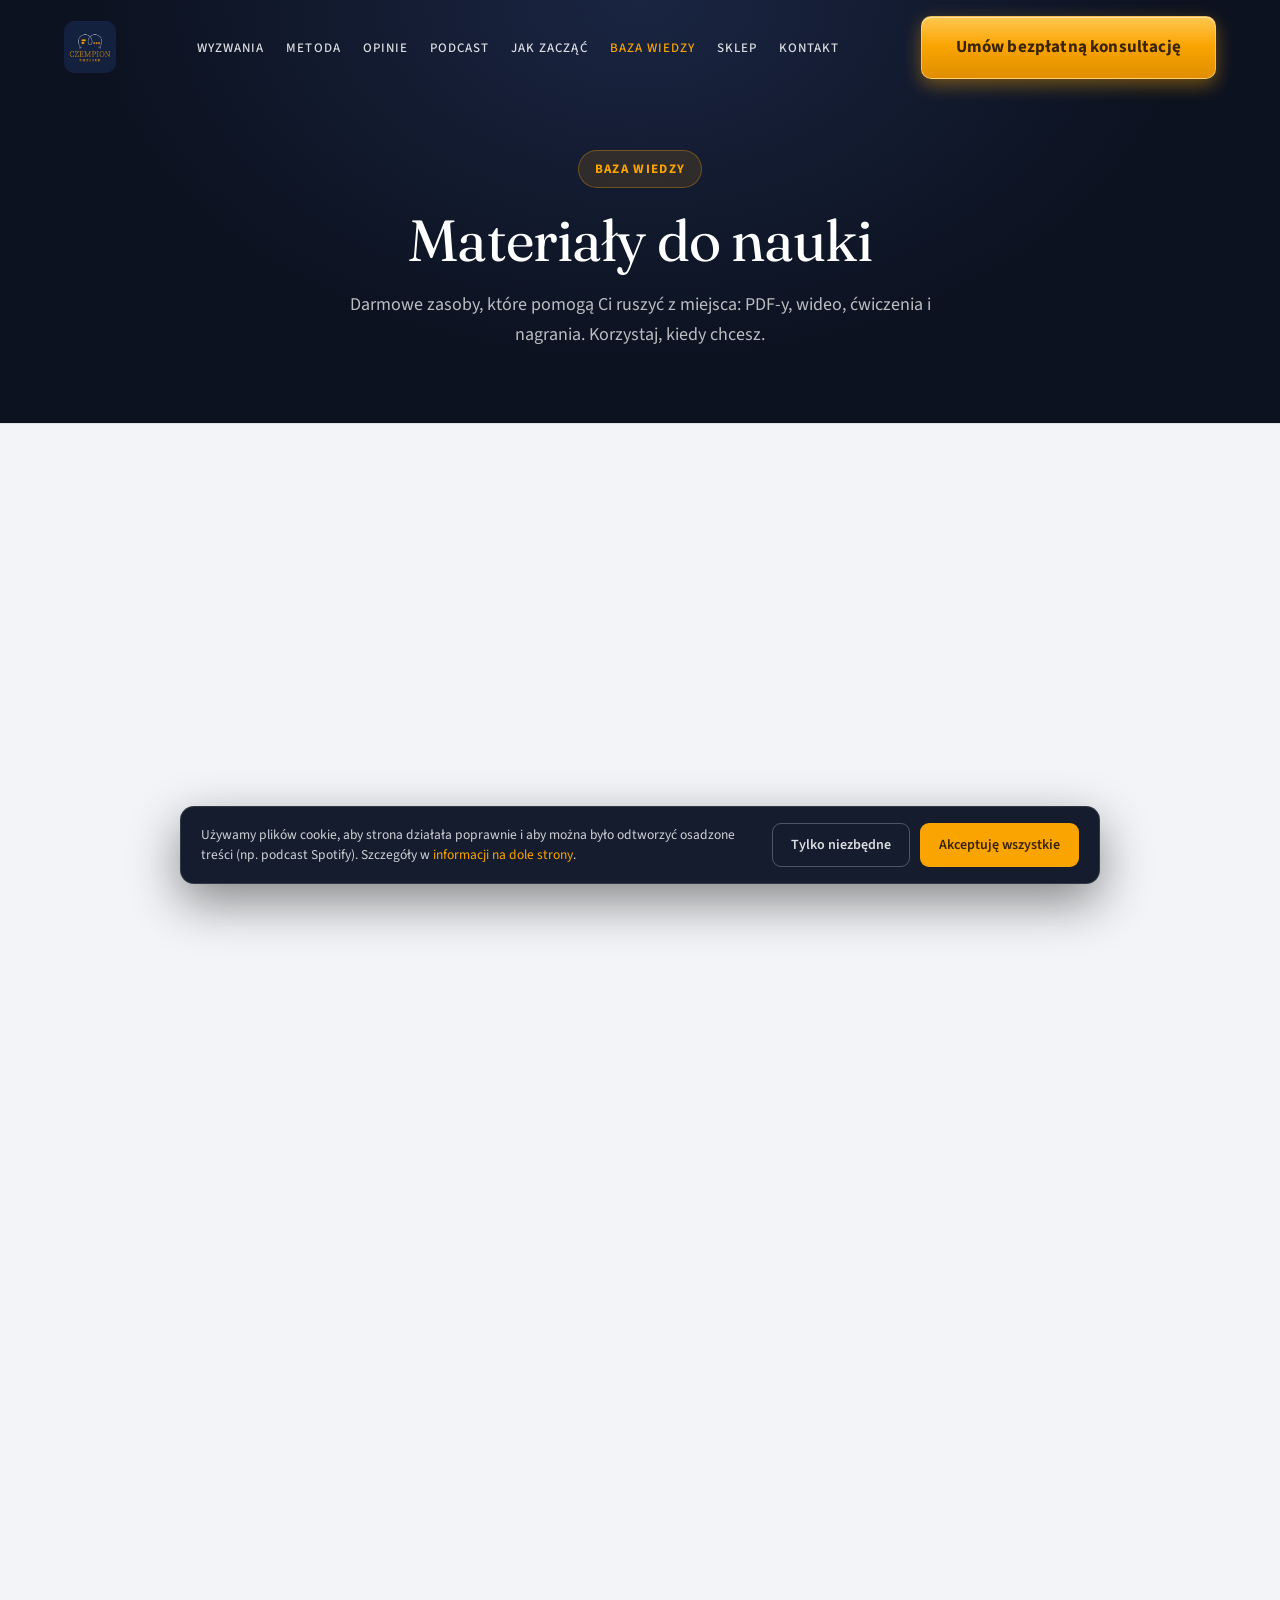
<file: baza-wiedzy.html>
<!DOCTYPE html>
<html lang="pl">
<head>
<meta charset="UTF-8">
<meta name="viewport" content="width=device-width,initial-scale=1">
<meta name="theme-color" content="#0c1220">
<meta name="description" content="Baza wiedzy Czempion English: darmowe materiały do nauki angielskiego: PDF-y, wideo, ćwiczenia i nagrania.">
<title>Baza wiedzy | Czempion English</title>
<link rel="preconnect" href="https://fonts.googleapis.com">
<link rel="preconnect" href="https://fonts.gstatic.com" crossorigin>
<link rel="stylesheet" href="https://fonts.googleapis.com/css2?family=Fraunces:ital,opsz,wght@0,9..144,400..600;1,9..144,400..500&family=Source+Sans+3:ital,wght@0,400;0,500;0,600;0,700;1,400&display=swap">
<link rel="preload" as="image" href="czempion_color_logo.webp">
<link rel="stylesheet" href="styles.css">
</head>
<body>

<nav class="nav scrolled" id="nav" aria-label="Główna nawigacja">
  <div class="nav-inner">
    <a href="index.html" class="nav-logo" aria-label="Czempion English"><img src="czempion_color_logo.webp" alt="Czempion English" width="52" height="52" decoding="async"></a>
    <ul class="nav-links">
      <li><a href="index.html#stakes">Wyzwania</a></li>
      <li><a href="index.html#guide">Metoda</a></li>
      <li><a href="index.html#social">Opinie</a></li>
      <li><a href="index.html#podcast">Podcast</a></li>
      <li><a href="index.html#plan">Jak zacząć</a></li>
      <li><a href="baza-wiedzy.html" class="active">Baza wiedzy</a></li>
      <li><a href="sklep.html">Sklep</a></li>
      <li><a href="index.html#kontakt">Kontakt</a></li>
    </ul>
    <a href="index.html#kontakt" class="cta-primary nav-cta">Umów bezpłatną konsultację</a>
    <button class="burger" id="burger" aria-label="Otwórz menu" aria-expanded="false"><svg viewBox="0 0 24 24" fill="none" stroke="currentColor" stroke-width="2"><path d="M3 6h18M3 12h18M3 18h18"/></svg></button>
  </div>
</nav>

<header class="page-head">
  <div class="container">
    <span class="pill">Baza wiedzy</span>
    <h1>Materiały do nauki</h1>
    <p>Darmowe zasoby, które pomogą Ci ruszyć z miejsca: PDF-y, wideo, ćwiczenia i nagrania. Korzystaj, kiedy chcesz.</p>
  </div>
</header>

<main>
<section>
  <div class="container">
    <div class="kb-grid" id="kb-grid"></div>
    <p class="kb-empty">Nowe materiały dochodzą regularnie. Chcesz dostać je jako pierwszy? <a href="index.html#kontakt" style="color:var(--accent);font-weight:600">Zapisz się na przewodnik</a>.</p>
  </div>
</section>
</main>

<footer>
  <div class="container">
    <div class="foot-grid">
      <div>
        <img src="czempion_color_logo.webp" alt="Czempion English" width="88" height="88" loading="lazy" decoding="async">
        <p style="color:rgba(255,255,255,.6);font-size:15px;max-width:280px">Nauka angielskiego przez logikę i zrozumienie. +1 poziom w 3-4 miesiące.</p>
      </div>
      <div><h5>Kontakt</h5><ul>
        <li><a href="mailto:czempionenglish@gmail.com">czempionenglish@gmail.com</a></li>
        <li><a href="https://instagram.com/czempion_english" target="_blank" rel="noopener">Instagram: @czempion_english</a></li>
      </ul></div>
      <div><h5>Strona</h5><ul>
        <li><a href="index.html#guide">Metoda</a></li>
        <li><a href="index.html#social">Opinie</a></li>
        <li><a href="baza-wiedzy.html">Baza wiedzy</a></li>
        <li><a href="sklep.html">Sklep</a></li>
      </ul></div>
      <div><h5>Prawne</h5><ul>
        <li><a href="#">Polityka prywatności</a></li>
        <li><a href="#">Regulamin</a></li>
      </ul></div>
    </div>
    <div class="copy">© 2026 Czempion English. Wszelkie prawa zastrzeżone.<a class="foot-admin" href="admin.html">Panel</a></div>
  </div>
</footer>

<script defer src="script.js"></script>
</body>
</html>
</file>
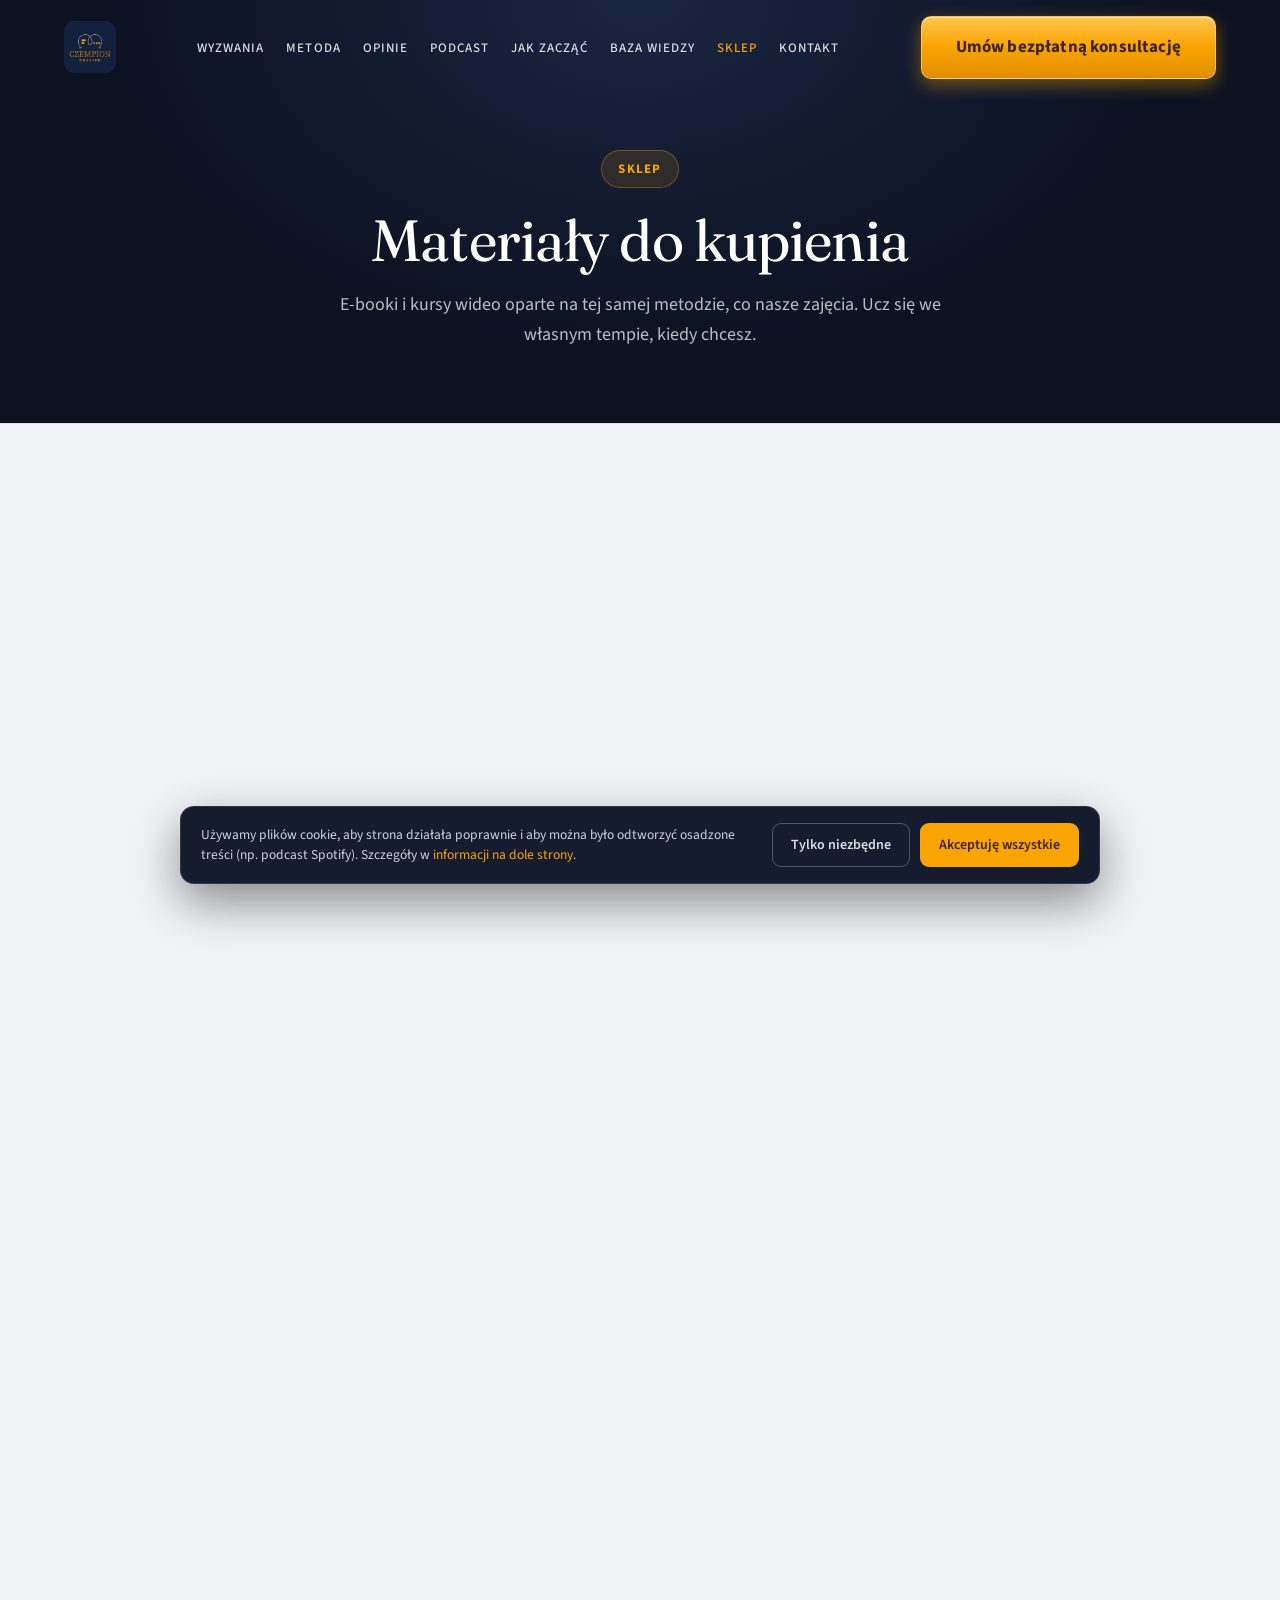
<file: sklep.html>
<!DOCTYPE html>
<html lang="pl">
<head>
<meta charset="UTF-8">
<meta name="viewport" content="width=device-width,initial-scale=1">
<meta name="theme-color" content="#0c1220">
<meta name="description" content="Sklep Czempion English: e-booki i kursy wideo do nauki angielskiego przez logikę języka.">
<title>Sklep | Czempion English</title>
<link rel="preconnect" href="https://fonts.googleapis.com">
<link rel="preconnect" href="https://fonts.gstatic.com" crossorigin>
<link rel="stylesheet" href="https://fonts.googleapis.com/css2?family=Fraunces:ital,opsz,wght@0,9..144,400..600;1,9..144,400..500&family=Source+Sans+3:ital,wght@0,400;0,500;0,600;0,700;1,400&display=swap">
<link rel="preload" as="image" href="czempion_color_logo.webp">
<link rel="stylesheet" href="styles.css">
</head>
<body>

<nav class="nav scrolled" id="nav" aria-label="Główna nawigacja">
  <div class="nav-inner">
    <a href="index.html" class="nav-logo" aria-label="Czempion English"><img src="czempion_color_logo.webp" alt="Czempion English" width="52" height="52" decoding="async"></a>
    <ul class="nav-links">
      <li><a href="index.html#stakes">Wyzwania</a></li>
      <li><a href="index.html#guide">Metoda</a></li>
      <li><a href="index.html#social">Opinie</a></li>
      <li><a href="index.html#podcast">Podcast</a></li>
      <li><a href="index.html#plan">Jak zacząć</a></li>
      <li><a href="baza-wiedzy.html">Baza wiedzy</a></li>
      <li><a href="sklep.html" class="active">Sklep</a></li>
      <li><a href="index.html#kontakt">Kontakt</a></li>
    </ul>
    <a href="index.html#kontakt" class="cta-primary nav-cta">Umów bezpłatną konsultację</a>
    <button class="burger" id="burger" aria-label="Otwórz menu" aria-expanded="false"><svg viewBox="0 0 24 24" fill="none" stroke="currentColor" stroke-width="2"><path d="M3 6h18M3 12h18M3 18h18"/></svg></button>
  </div>
</nav>

<header class="page-head">
  <div class="container">
    <span class="pill">Sklep</span>
    <h1>Materiały do kupienia</h1>
    <p>E-booki i kursy wideo oparte na tej samej metodzie, co nasze zajęcia. Ucz się we własnym tempie, kiedy chcesz.</p>
  </div>
</header>

<main>
<section>
  <div class="container">
    <div class="shop-grid" id="shop-grid"></div>
    <p class="kb-empty">Szukasz czegoś dopasowanego do siebie? Indywidualne zajęcia ustalamy na <a href="index.html#kontakt" style="color:var(--accent);font-weight:600">bezpłatnej konsultacji</a>.</p>
  </div>
</section>
</main>

<footer>
  <div class="container">
    <div class="foot-grid">
      <div>
        <img src="czempion_color_logo.webp" alt="Czempion English" width="88" height="88" loading="lazy" decoding="async">
        <p style="color:rgba(255,255,255,.6);font-size:15px;max-width:280px">Nauka angielskiego przez logikę i zrozumienie. +1 poziom w 3-4 miesiące.</p>
      </div>
      <div><h5>Kontakt</h5><ul>
        <li><a href="mailto:czempionenglish@gmail.com">czempionenglish@gmail.com</a></li>
        <li><a href="https://instagram.com/czempion_english" target="_blank" rel="noopener">Instagram: @czempion_english</a></li>
      </ul></div>
      <div><h5>Strona</h5><ul>
        <li><a href="index.html#guide">Metoda</a></li>
        <li><a href="index.html#social">Opinie</a></li>
        <li><a href="baza-wiedzy.html">Baza wiedzy</a></li>
        <li><a href="sklep.html">Sklep</a></li>
      </ul></div>
      <div><h5>Prawne</h5><ul>
        <li><a href="#">Polityka prywatności</a></li>
        <li><a href="#">Regulamin</a></li>
      </ul></div>
    </div>
    <div class="copy">© 2026 Czempion English. Wszelkie prawa zastrzeżone.<a class="foot-admin" href="admin.html">Panel</a></div>
  </div>
</footer>

<script defer src="script.js"></script>
</body>
</html>
</file>
<file: styles.css>
/* ===========================================================
   Czempion English: wspólny arkusz stylów
   Styl: minimalistyczny, płaskie akcenty w kolorze logo (#FAA402)
   =========================================================== */

:root{
  --bg-dark:#0c1220;
  --bg-dark-alt:#141c2e;
  --bg-light:#F2F4F7;
  --text-light:#fff;
  --text-dark:#1a1a2e;
  --text-muted:#6b7280;
  --accent:#FAA402;            /* żółty z logo */
  --accent-hover:#E89200;
  --accent-soft:rgba(250,164,2,.12);
  --accent-border:rgba(250,164,2,.32);
  --ink:#14181f;               /* ciemny tekst na żółtym tle */
  --burgundy:#6B1F2E;
  --burgundy-tint:rgba(107,31,46,.12);
  --card-dark:rgba(255,255,255,.04);
  --card-light:#fff;
  --border-subtle:rgba(255,255,255,.08);
  --danger:#e76f51;
}

*{box-sizing:border-box;margin:0;padding:0}
html{scroll-behavior:smooth;scroll-padding-top:90px;-webkit-text-size-adjust:100%}
body{font-family:'Source Sans 3',system-ui,-apple-system,sans-serif;font-size:18px;line-height:1.7;color:var(--text-dark);background:var(--bg-light);-webkit-font-smoothing:antialiased;text-rendering:optimizeLegibility}
h1,h2,h3,h4{font-family:'Fraunces',Georgia,serif;line-height:1.2;letter-spacing:-.015em;font-weight:400}
h1{font-size:clamp(34px,5vw,66px)}
h2{font-size:clamp(30px,3.6vw,48px)}
h3{font-size:clamp(20px,2.2vw,28px);color:var(--text-muted);font-weight:400;font-style:italic}
p{font-size:18px}
a{color:inherit;text-decoration:none}
img{max-width:100%;display:block;height:auto}

.container{max-width:1140px;margin:0 auto;padding:0 24px;padding-left:max(24px,env(safe-area-inset-left));padding-right:max(24px,env(safe-area-inset-right))}
section{padding:110px 0;position:relative;content-visibility:auto;contain-intrinsic-size:1px 900px}
@media(max-width:768px){section{padding:72px 0}}
.dark{background:linear-gradient(180deg,var(--bg-dark),var(--bg-dark-alt));color:var(--text-light)}
.dark h3{color:rgba(255,255,255,.7)}
.sec-head{text-align:center;max-width:840px;margin:0 auto 60px}
.sec-head h3{margin-top:16px}

/* ---------- Nawigacja ---------- */
.nav{position:fixed;inset:0 0 auto 0;z-index:1000;transition:background .3s,backdrop-filter .3s;background:transparent;padding:16px 0;padding-top:max(16px,env(safe-area-inset-top))}
.nav.scrolled{background:rgba(12,18,32,.88);backdrop-filter:blur(12px);-webkit-backdrop-filter:blur(12px)}
.nav-inner{max-width:1200px;margin:0 auto;padding:0 24px;display:flex;align-items:center;justify-content:space-between;gap:24px}
.nav-logo{display:flex;align-items:center}
.nav-logo img{height:52px;width:52px;border-radius:10px;object-fit:cover;transition:transform .25s}
.nav-logo:hover img{transform:scale(1.06)}
.nav-links{display:flex;gap:22px;list-style:none}
.nav-links a{font-size:13px;text-transform:uppercase;letter-spacing:.08em;font-weight:500;color:#fff;opacity:.85;transition:color .2s,opacity .2s}
.nav-links a:hover{opacity:1;color:var(--accent)}
.nav-links a.active{opacity:1;color:var(--accent)}
.burger{display:none;background:0;border:0;cursor:pointer;padding:8px;color:#fff}
.burger svg{width:28px;height:28px}
@media(max-width:1200px){
  .nav .nav-links,.nav .nav-cta{display:none}
  .burger{display:block;position:relative;z-index:1001}
  body.nav-menu-open{overflow:hidden}
  body.nav-menu-open .nav{background:var(--bg-dark);-webkit-backdrop-filter:none;backdrop-filter:none;transform:none}
  body.nav-menu-open .nav-links{display:flex;position:fixed;inset:0;background:var(--bg-dark);flex-direction:column;justify-content:center;align-items:center;gap:30px;z-index:1000;padding:96px 24px 120px}
  body.nav-menu-open .nav-links a{font-size:21px}
  body.nav-menu-open .nav-cta{display:inline-block;position:fixed;bottom:max(28px,env(safe-area-inset-bottom));left:24px;right:24px;text-align:center;z-index:1001;padding:15px 28px;font-size:16px}
}

/* ---------- Przyciski (płaskie, minimalistyczne) ---------- */
.cta-primary{display:inline-block;background:var(--accent);color:var(--ink);font-weight:600;padding:15px 30px;border-radius:10px;font-size:16px;letter-spacing:.01em;border:none;cursor:pointer;font-family:inherit;text-align:center;transition:background .2s ease,transform .2s ease,box-shadow .2s ease}
.cta-primary:hover{background:var(--accent-hover);transform:translateY(-2px);box-shadow:0 8px 20px rgba(250,164,2,.28)}
.cta-primary:active{transform:translateY(0);box-shadow:none}
.cta-primary.full{display:block;width:100%}
/* Nav CTA: większy, złoty z połyskiem, pulsujący (jak w poprzednim menu) */
.nav-cta{background:linear-gradient(180deg,#FFC74F 0%,var(--accent) 48%,#E08E00 100%);color:#3a2400;font-weight:700;padding:16px 34px;font-size:17px;border:1px solid rgba(255,214,130,.65);box-shadow:0 6px 18px rgba(250,164,2,.42),inset 0 1px 0 rgba(255,255,255,.5);animation:ctaPulse 2.4s ease-in-out infinite}
.nav-cta:hover{background:linear-gradient(180deg,#FFD16A 0%,var(--accent-hover) 52%,#CC8200 100%);color:#2a1a00;transform:translateY(-2px);box-shadow:0 11px 28px rgba(250,164,2,.55),inset 0 1px 0 rgba(255,255,255,.55)}
@keyframes ctaPulse{0%{box-shadow:0 6px 18px rgba(250,164,2,.42),inset 0 1px 0 rgba(255,255,255,.5),0 0 0 0 rgba(250,164,2,.55)}70%{box-shadow:0 6px 18px rgba(250,164,2,.42),inset 0 1px 0 rgba(255,255,255,.5),0 0 0 14px rgba(250,164,2,0)}100%{box-shadow:0 6px 18px rgba(250,164,2,.42),inset 0 1px 0 rgba(255,255,255,.5),0 0 0 0 rgba(250,164,2,0)}}
.cta-ghost{display:inline-block;padding:14px 26px;color:#fff;border:1px solid rgba(255,255,255,.25);border-radius:10px;font-size:15px;transition:border-color .25s,color .25s}
.cta-ghost:hover{border-color:var(--accent);color:var(--accent)}
.cta-wrap{margin-top:48px;text-align:center}

/* ---------- Hero ---------- */
.hero{min-height:100vh;min-height:100dvh;display:flex;flex-direction:column;justify-content:center;padding:140px 0 80px;background:radial-gradient(ellipse at top,#1a2542 0%,var(--bg-dark) 55%);color:#fff;content-visibility:visible}
.hero>.container{width:100%}
.hero-grid{display:grid;grid-template-columns:1.3fr .7fr;gap:60px;align-items:center;width:100%;position:relative;z-index:2}
.hero-copy{text-align:left;min-width:0}
.nb{white-space:nowrap}
.hero-visual{position:relative;display:flex;flex-direction:column;align-items:center;justify-content:center;min-height:300px}
.hero-visual::before{content:"";position:absolute;width:78%;aspect-ratio:1;border-radius:50%;background:radial-gradient(circle,rgba(250,164,2,.40),rgba(250,164,2,0) 68%);filter:blur(38px);z-index:0}
.hero-logo{position:relative;z-index:1;width:min(420px,100%);height:auto;border-radius:32px;box-shadow:0 28px 70px rgba(0,0,0,.5),0 0 0 1px rgba(255,255,255,.06);transition:transform .45s ease}
.hero-visual:hover .hero-logo{transform:translateY(-6px)}
@media(max-width:1000px){
  .hero-grid{grid-template-columns:1fr;gap:36px;text-align:center}
  .hero-copy{text-align:center}
  .hero-copy .oneliner{margin:0 auto 14px}
  .hero-ctas{justify-content:center}
  .hero-visual{min-height:0}
  .hero-logo{width:200px}
}
.pill{display:inline-block;background:var(--accent-soft);color:var(--accent);padding:7px 16px;border-radius:999px;font-size:13px;font-weight:700;letter-spacing:.1em;text-transform:uppercase;margin-bottom:16px;border:1px solid var(--accent-border)}
.hero h1{margin-bottom:22px;line-height:1.1}
.hero .oneliner{font-size:clamp(21px,2.6vw,29px);color:rgba(255,255,255,.82);font-family:'Source Sans 3',sans-serif;font-weight:500;line-height:1.5;margin:0 0 14px;max-width:640px}
.hero .sub{color:rgba(255,255,255,.62);margin-bottom:34px;font-size:19px}
.hero-ctas{display:flex;gap:16px;justify-content:flex-start;flex-wrap:wrap}

.fade-up{opacity:0;transform:translateY(20px);animation:fadeUp .9s cubic-bezier(.2,.8,.2,1) forwards}
.fade-up:nth-child(1){animation-delay:.1s}
.fade-up:nth-child(2){animation-delay:.25s}
.fade-up:nth-child(3){animation-delay:.4s}
.fade-up:nth-child(4){animation-delay:.55s}
.fade-up:nth-child(5){animation-delay:.7s}
@keyframes fadeUp{to{opacity:1;transform:translateY(0)}}

/* ---------- Sekcja „stack" (3 karty) ---------- */
.stack-grid{display:grid;grid-template-columns:repeat(3,1fr);gap:24px}
@media(max-width:900px){.stack-grid{grid-template-columns:1fr}}
.stack-card{background:var(--card-light);border-radius:14px;padding:36px;box-shadow:0 1px 3px rgba(0,0,0,.05);transition:transform .3s,box-shadow .3s;border:1px solid rgba(0,0,0,.04)}
.stack-card:hover{transform:translateY(-4px);box-shadow:0 14px 34px rgba(0,0,0,.07)}
.stack-card .icon{width:48px;height:48px;color:var(--accent);margin-bottom:22px}
.stack-card .big{font-family:'Fraunces',serif;font-size:30px;color:var(--text-dark);margin-bottom:10px;line-height:1.2}
.stack-card p{color:var(--text-muted);font-size:16px;line-height:1.6}

/* ---------- Sekcja „wyzwania" ---------- */
.stakes-group{margin-top:40px}
.stakes-row{display:grid;grid-template-columns:1fr 1fr;gap:20px;margin-bottom:12px}
@media(max-width:768px){.stakes-row{grid-template-columns:1fr}}
.stakes-card{background:var(--card-dark);border:1px solid var(--border-subtle);border-radius:12px;padding:28px;display:flex;gap:16px;align-items:flex-start;transition:transform .25s,border-color .25s}
.stakes-card:hover{transform:translateY(-3px);border-color:var(--accent-border)}
.stakes-card .x{flex-shrink:0;width:32px;height:32px;border-radius:50%;background:var(--burgundy-tint);color:var(--burgundy);display:flex;align-items:center;justify-content:center}
.stakes-card .x svg{width:16px;height:16px}
.stakes-card p{font-size:17px;color:rgba(255,255,255,.88)}
.stakes-philo{grid-template-columns:1fr}
.stakes-philo .stakes-card{border:1.5px solid var(--accent);background:var(--accent-soft);padding:36px}
.stakes-philo .stakes-card p{font-size:19px;font-style:italic;color:#fff}
.stakes-philo .x{background:var(--accent-soft);color:var(--accent)}

/* ---------- Sekcja „po metodzie" ---------- */
.success-grid{display:grid;grid-template-columns:1fr 1fr;gap:20px;margin-top:48px}
@media(max-width:768px){.success-grid{grid-template-columns:1fr}}
.success-card{background:var(--card-light);border-radius:12px;padding:28px;display:flex;gap:16px;align-items:flex-start;box-shadow:0 1px 3px rgba(0,0,0,.04);transition:transform .25s,box-shadow .25s}
.success-card:hover{transform:translateY(-3px);box-shadow:0 12px 28px rgba(0,0,0,.07)}
.success-card .check{flex-shrink:0;width:40px;height:40px;border-radius:50%;background:var(--accent);color:var(--ink);display:flex;align-items:center;justify-content:center}
.success-card .check svg{width:18px;height:18px;stroke-width:2.6}
.success-card p{font-size:17px}

/* ---------- Sekcja „metoda" (Empatia / Kompetencja) ---------- */
.guide-grid{display:grid;grid-template-columns:1fr 1fr;gap:40px;margin-top:48px;align-items:start}
@media(max-width:900px){.guide-grid{grid-template-columns:1fr}}
.guide-col{background:var(--card-dark);border:1px solid var(--border-subtle);border-radius:14px;padding:40px}
.guide-col h4{font-family:'Fraunces',serif;font-size:26px;margin-bottom:18px;color:var(--accent);font-weight:400}
.guide-col p{color:rgba(255,255,255,.82);font-size:17px}
.comp-list{list-style:none;margin-top:8px}
.comp-list li{display:flex;gap:14px;align-items:flex-start;padding:14px 0;border-bottom:1px solid var(--border-subtle)}
.comp-list li:last-child{border-bottom:0}
.comp-list .ic{width:28px;height:28px;flex-shrink:0;color:var(--accent)}
.comp-list span{color:rgba(255,255,255,.9);font-size:16px}

/* ---------- Opinie ---------- */
.social-grid{display:grid;grid-template-columns:repeat(3,1fr);gap:24px;margin-top:48px}
@media(max-width:900px){.social-grid{grid-template-columns:1fr}}
.tcard{background:var(--card-light);border-radius:14px;padding:36px;box-shadow:0 1px 3px rgba(0,0,0,.05);transition:transform .25s,box-shadow .25s}
.tcard:hover{transform:translateY(-4px);box-shadow:0 14px 34px rgba(0,0,0,.07)}
.tcard .q{font-family:'Fraunces',serif;font-size:64px;color:var(--burgundy);opacity:.45;line-height:.8;display:block;margin-bottom:8px}
.tcard p{font-style:italic;color:var(--text-dark);font-size:17px;line-height:1.6}
.tcard .author{display:block;text-align:right;margin-top:18px;color:var(--text-muted);font-size:14px;letter-spacing:.08em}

/* ---------- Plan (3 kroki) ---------- */
.plan-wrap{margin-top:56px;position:relative}
.plan-steps{display:grid;grid-template-columns:repeat(3,1fr);gap:32px;position:relative}
@media(max-width:900px){.plan-steps{grid-template-columns:1fr}}
.plan-line{position:absolute;top:28px;left:14%;right:14%;height:2px;border-top:2px dashed rgba(255,255,255,.15);z-index:0}
@media(max-width:900px){.plan-line{display:none}}
.step{text-align:center;padding:0 12px;position:relative;z-index:1}
.step-num{width:56px;height:56px;border-radius:50%;background:var(--accent);color:var(--ink);display:flex;align-items:center;justify-content:center;font-family:'Fraunces',serif;font-size:26px;font-weight:600;margin:0 auto 22px;box-shadow:0 0 0 8px var(--bg-dark)}
.step h4{font-family:'Fraunces',serif;font-size:24px;margin-bottom:10px;font-weight:400}
.step p{color:rgba(255,255,255,.65);font-size:16px}

/* ---------- Sekcja wyjaśniająca ---------- */
.explanatory{text-align:center;max-width:760px;margin:0 auto}
.explanatory p{margin-top:24px;color:rgba(255,255,255,.85);font-size:18px}

/* ---------- Lead / przewodnik ---------- */
.leadgen{background:#fff;color:var(--text-dark)}
.leadgen .inner{max-width:720px;margin:0 auto;text-align:center}
.leadgen h2{color:var(--text-dark)}
.leadgen h3{color:var(--text-muted);margin-bottom:20px}
.leadgen p.lead{color:var(--text-dark);margin-bottom:8px;font-size:18px}
.lead-card{max-width:480px;margin:32px auto 0;background:var(--bg-light);border:1px solid rgba(20,24,31,.08);border-radius:16px;padding:40px;text-align:left}
.lead-card h4{font-family:'Fraunces',serif;font-size:26px;color:var(--text-dark);margin-bottom:6px;font-weight:400;text-align:center}
.lead-card .lf-sub{color:var(--text-muted);font-size:15px;text-align:center;margin-bottom:26px}
.lead-field{margin-bottom:18px}
.lead-card label{display:block;font-size:13px;font-weight:600;color:var(--text-muted);margin-bottom:6px;text-transform:uppercase;letter-spacing:.06em}
.lead-card input{width:100%;padding:14px 16px;border:1px solid rgba(20,24,31,.16);border-radius:8px;font-size:16px;font-family:inherit;color:var(--text-dark);background:#fff;transition:border-color .2s,box-shadow .2s}
.lead-card input::placeholder{color:#9aa3af}
.lead-card input:focus{border-color:var(--accent);outline:none;box-shadow:0 0 0 3px var(--accent-soft)}
.lead-success{display:none;text-align:center;padding:24px 0}
.lead-success .lf-check{display:inline-flex;align-items:center;justify-content:center;width:54px;height:54px;border-radius:50%;background:var(--accent);color:var(--ink);font-size:28px;font-weight:700;margin-bottom:14px}
.lead-success p{font-size:20px;color:var(--text-dark);font-weight:500}
.lead-success .lf-note{font-size:14px;color:var(--text-muted);margin-top:10px;font-weight:400}
.lead-note{margin-top:16px;color:var(--text-muted);font-size:13px;text-align:center}

/* ---------- Podcast ---------- */
.spotify-card{max-width:700px;margin:0 auto;background:var(--card-light);border-radius:16px;padding:36px;box-shadow:0 2px 12px rgba(0,0,0,.06);border:1px solid rgba(0,0,0,.04)}
.spotify-card iframe{border-radius:12px;margin-bottom:20px}
.spotify-link{display:inline-block;margin-top:8px;color:#1DB954;font-weight:600;font-size:16px;transition:color .2s}
.spotify-link:hover{color:#1aa34a}

/* ---------- Stopka ---------- */
footer{background:var(--bg-dark);color:#fff;padding:72px 0 36px;content-visibility:auto;contain-intrinsic-size:1px 400px}
.foot-grid{display:grid;grid-template-columns:1.2fr 1fr 1fr 1fr;gap:32px;margin-bottom:40px}
@media(max-width:768px){.foot-grid{grid-template-columns:1fr 1fr}.foot-grid>div:first-child{grid-column:1/-1}}
.foot-grid img{height:88px;width:88px;border-radius:16px;object-fit:cover;margin-bottom:20px}
.foot-grid h5{font-size:12px;text-transform:uppercase;letter-spacing:.14em;color:var(--accent);margin-bottom:16px;font-weight:700}
.foot-grid ul{list-style:none;display:flex;flex-direction:column;gap:10px}
.foot-grid a{color:rgba(255,255,255,.7);font-size:15px;transition:color .2s}
.foot-grid a:hover{color:#fff}
.copy{display:flex;flex-wrap:wrap;align-items:center;justify-content:center;gap:14px;padding-top:28px;border-top:1px solid var(--border-subtle);color:rgba(255,255,255,.5);font-size:14px}
.foot-admin{display:inline-flex;align-items:center;gap:7px;padding:7px 15px;border:1px solid var(--accent-border);border-radius:999px;background:var(--accent-soft);color:var(--accent);font-size:13px;font-weight:600;transition:background .2s,border-color .2s,transform .15s}
.foot-admin svg{width:15px;height:15px}
.foot-admin:hover{background:rgba(250,164,2,.2);border-color:var(--accent);transform:translateY(-1px)}

/* ===========================================================
   Podstrony (Baza wiedzy / Sklep)
   =========================================================== */
.page-head{background:radial-gradient(ellipse at top,#1a2542 0%,var(--bg-dark) 60%);color:#fff;padding:150px 0 72px;text-align:center}
.page-head .pill{margin-bottom:18px}
.page-head h1{font-size:clamp(34px,5vw,58px);margin-bottom:14px}
.page-head p{color:rgba(255,255,255,.72);max-width:640px;margin:0 auto;font-size:18px}

/* Baza wiedzy */
.kb-grid{display:grid;grid-template-columns:repeat(3,1fr);gap:24px}
@media(max-width:900px){.kb-grid{grid-template-columns:1fr}}
.kb-card{background:var(--card-light);border:1px solid rgba(0,0,0,.05);border-radius:14px;padding:28px;display:flex;flex-direction:column;gap:12px;box-shadow:0 1px 3px rgba(0,0,0,.05);transition:transform .25s,box-shadow .25s}
.kb-card:hover{transform:translateY(-4px);box-shadow:0 14px 34px rgba(0,0,0,.08)}
.kb-tag{align-self:flex-start;font-size:12px;font-weight:700;text-transform:uppercase;letter-spacing:.08em;color:var(--accent);background:var(--accent-soft);border:1px solid var(--accent-border);padding:5px 12px;border-radius:999px}
.kb-card h3{font-family:'Fraunces',serif;font-size:22px;color:var(--text-dark);font-style:normal;font-weight:500;line-height:1.25}
.kb-card p{color:var(--text-muted);font-size:15px;line-height:1.6;flex:1}
.kb-link{display:inline-flex;align-items:center;gap:8px;color:var(--accent);font-weight:600;font-size:15px;margin-top:4px;cursor:pointer}
.kb-link svg{width:18px;height:18px}
.kb-empty{text-align:center;color:var(--text-muted);max-width:520px;margin:56px auto 0;font-size:16px}

/* Sklep */
.shop-grid{display:grid;grid-template-columns:repeat(3,1fr);gap:28px}
@media(max-width:900px){.shop-grid{grid-template-columns:1fr}}
.product-card{background:var(--card-light);border:1px solid rgba(0,0,0,.05);border-radius:16px;overflow:hidden;display:flex;flex-direction:column;box-shadow:0 1px 3px rgba(0,0,0,.05);transition:transform .25s,box-shadow .25s}
.product-card:hover{transform:translateY(-4px);box-shadow:0 16px 40px rgba(0,0,0,.08)}
.product-media{aspect-ratio:3/2;background:linear-gradient(135deg,#1a2542,#0c1220);display:flex;align-items:center;justify-content:center;color:var(--accent)}
.product-media svg{width:60px;height:60px;opacity:.92}
.product-body{padding:26px;display:flex;flex-direction:column;gap:10px;flex:1}
.product-tag{align-self:flex-start;font-size:12px;font-weight:700;text-transform:uppercase;letter-spacing:.08em;color:var(--accent)}
.product-card h3{font-family:'Fraunces',serif;font-size:22px;color:var(--text-dark);font-style:normal;font-weight:500}
.product-card p{color:var(--text-muted);font-size:15px;line-height:1.6;flex:1}
.product-foot{display:flex;align-items:center;justify-content:space-between;margin-top:14px;gap:16px}
.product-price{font-family:'Fraunces',serif;font-size:26px;color:var(--text-dark);font-weight:600}
.product-foot .cta-primary{padding:11px 22px;font-size:15px}
.coming-note{font-size:13px;color:var(--text-muted);margin-top:8px;min-height:18px}

/* ---------- Dostępność / animacje ---------- */
a:focus-visible,button:focus-visible,input:focus-visible{outline:2px solid var(--accent);outline-offset:3px;border-radius:4px}
.reveal{opacity:0;transform:translateY(28px);transition:opacity .7s ease,transform .7s ease}
.reveal.revealed{opacity:1;transform:translateY(0)}
@media(prefers-reduced-motion:reduce){*,*::before,*::after{animation-duration:.01ms!important;transition-duration:.01ms!important}.reveal{opacity:1;transform:none}.fade-up{opacity:1;transform:none;animation:none}}

/* ---------- Łamanie tekstu ---------- */
p,li,span{overflow-wrap:break-word;-webkit-hyphens:manual;hyphens:manual;text-wrap:pretty}
h1,h2,h3,h4{overflow-wrap:break-word;-webkit-hyphens:none;hyphens:none;text-wrap:balance}

/* ---------- Telefony ---------- */
@media(max-width:600px){
  section{padding:56px 0}
  .sec-head{margin-bottom:40px}
  .hero{padding:96px 0 56px}
  .hero-ctas{flex-direction:column;gap:12px;width:100%;max-width:340px;margin:0 auto}
  .hero-ctas a{width:100%;text-align:center}
  .cta-primary{padding:15px 24px;font-size:16px}
  .cta-ghost{padding:13px 24px;font-size:15px}
  .pill{font-size:11px;padding:6px 14px}
  .nav-inner{padding:0 20px}
  .nav-logo img{height:46px;width:46px}
  .page-head{padding:120px 0 56px}
  .stack-card,.guide-col{padding:28px 24px}
  .stack-card .big{font-size:26px}
  .stakes-card{padding:22px;gap:14px}
  .stakes-card p{font-size:16px}
  .stakes-philo .stakes-card{padding:28px}
  .stakes-philo .stakes-card p{font-size:17px}
  .success-card{padding:22px;gap:14px}
  .success-card p{font-size:16px}
  .success-card .check{width:36px;height:36px}
  .tcard{padding:28px 24px}
  .tcard p{font-size:16px}
  .tcard .q{font-size:54px}
  .plan-steps{gap:48px}
  .step-num{width:52px;height:52px;font-size:24px;box-shadow:0 0 0 6px var(--bg-dark)}
  .step h4{font-size:22px}
  .step p{font-size:15px}
  .leadgen h2{font-size:30px}
  .lead-card{padding:32px 24px;margin:28px 0 0}
  .spotify-card{padding:24px 20px}
  .kb-card{padding:24px}
  .product-body{padding:22px}
  .foot-grid{grid-template-columns:1fr 1fr;gap:28px}
  .foot-grid img{height:72px;width:72px}
}
@media(max-width:380px){
  .container{padding:0 18px}
  .hero{padding:88px 0 48px}
  h1{font-size:clamp(25px,7vw,32px)}
  .hero .oneliner{font-size:17px}
  .hero .sub{font-size:15px}
  .stack-card{padding:24px 20px}
  .foot-grid{grid-template-columns:1fr}
  .foot-grid>div:first-child{grid-column:1/-1}
}

/* ---------- Fallbacki ---------- */
@supports not (padding:env(safe-area-inset-top)){.nav{padding-top:16px}.container{padding:0 24px}}
@supports not (min-height:100dvh){.hero{min-height:100vh}}
@media(hover:none){
  .stack-card:hover,.tcard:hover,.stakes-card:hover,.success-card:hover,.kb-card:hover,.product-card:hover{transform:none}
  .cta-primary:hover{transform:none}
}

/* ===========================================================
   Panel admina (demo)
   =========================================================== */
.admin-body{min-height:100vh;background:linear-gradient(180deg,var(--bg-dark),var(--bg-dark-alt));color:#fff}
.admin-top{display:flex;align-items:center;justify-content:space-between;gap:16px;padding:18px 24px;border-bottom:1px solid var(--border-subtle);max-width:1100px;margin:0 auto}
.admin-top .brand{display:flex;align-items:center;gap:12px;font-family:'Fraunces',serif;font-size:18px;color:#fff}
.admin-top .brand img{width:40px;height:40px;border-radius:9px}
.admin-login{max-width:380px;margin:9vh auto 0;background:rgba(255,255,255,.05);border:1px solid var(--border-subtle);border-radius:16px;padding:40px;text-align:center}
.admin-login h1{font-size:28px;margin-bottom:6px}
.admin-login p{color:rgba(255,255,255,.6);font-size:14px;margin-bottom:24px}
.admin-wrap{max-width:1100px;margin:0 auto;padding:40px 24px 80px}
.admin-grid{display:grid;grid-template-columns:1fr 1fr;gap:28px}
@media(max-width:840px){.admin-grid{grid-template-columns:1fr}}
.admin-card{background:rgba(255,255,255,.04);border:1px solid var(--border-subtle);border-radius:16px;padding:28px}
.admin-card h2{font-size:22px;margin-bottom:4px}
.admin-card .hint{color:rgba(255,255,255,.55);font-size:14px;margin-bottom:20px}
.admin-field{margin-bottom:14px}
.admin-field label{display:block;font-size:13px;font-weight:600;color:rgba(255,255,255,.7);margin-bottom:6px;text-transform:uppercase;letter-spacing:.05em}
.admin-input,.admin-textarea,.admin-select{width:100%;padding:12px 14px;border:1px solid rgba(255,255,255,.15);border-radius:8px;background:rgba(255,255,255,.05);color:#fff;font-size:15px;font-family:inherit}
.admin-textarea{min-height:78px;resize:vertical}
.admin-input:focus,.admin-textarea:focus,.admin-select:focus{outline:none;border-color:var(--accent);box-shadow:0 0 0 3px var(--accent-soft)}
.admin-select option{color:#111}
.admin-list{list-style:none;margin-top:20px;display:flex;flex-direction:column;gap:10px}
.admin-item{display:flex;align-items:flex-start;justify-content:space-between;gap:12px;background:rgba(255,255,255,.04);border:1px solid var(--border-subtle);border-radius:10px;padding:12px 14px}
.admin-item .ai-main{font-size:15px;color:#fff}
.admin-item .ai-sub{font-size:13px;color:rgba(255,255,255,.55);margin-top:2px}
.admin-del{flex-shrink:0;background:none;border:1px solid rgba(255,255,255,.18);color:rgba(255,255,255,.7);border-radius:8px;padding:6px 10px;font-size:13px;cursor:pointer;font-family:inherit;transition:border-color .2s,color .2s}
.admin-del:hover{border-color:var(--danger);color:var(--danger)}
.admin-empty{color:rgba(255,255,255,.4);font-size:14px;list-style:none}
.admin-note{max-width:1100px;margin:28px auto 0;padding:0 24px;color:rgba(255,255,255,.5);font-size:13px;text-align:center}
.admin-logout{background:none;border:1px solid rgba(255,255,255,.2);color:#fff;border-radius:8px;padding:8px 16px;font-size:14px;cursor:pointer;font-family:inherit;transition:border-color .2s,color .2s}
.admin-logout:hover{border-color:var(--accent);color:var(--accent)}

/* ===========================================================
   Wyraźne granice między sekcjami
   =========================================================== */
main>section{border-top:1px solid rgba(20,24,31,.08)}
main>section.dark{border-top-color:rgba(255,255,255,.09)}

/* ===========================================================
   Panel admina v2: sekcje, kolumny, edycja
   =========================================================== */
.admin-section{background:rgba(255,255,255,.03);border:1px solid var(--border-subtle);border-radius:18px;padding:28px;margin-bottom:28px}
.admin-section-head{display:flex;align-items:center;gap:14px;margin-bottom:24px;padding-bottom:18px;border-bottom:1px solid var(--border-subtle)}
.admin-section-head .ico{width:42px;height:42px;flex-shrink:0;border-radius:11px;background:var(--accent-soft);color:var(--accent);display:flex;align-items:center;justify-content:center}
.admin-section-head .ico svg{width:22px;height:22px}
.admin-section-head h2{font-size:22px;margin:0}
.admin-count{margin-left:auto;font-size:13px;color:rgba(255,255,255,.6);background:rgba(255,255,255,.06);border:1px solid var(--border-subtle);padding:5px 13px;border-radius:999px;white-space:nowrap}
.admin-cols{display:grid;grid-template-columns:1fr 1fr;gap:30px;align-items:start}
@media(max-width:820px){.admin-cols{grid-template-columns:1fr}}
.admin-col-label{font-size:12px;text-transform:uppercase;letter-spacing:.09em;color:rgba(255,255,255,.5);font-weight:700;margin-bottom:14px}
.admin-actions{display:flex;gap:8px;flex-shrink:0}
.admin-edit{background:none;border:1px solid rgba(255,255,255,.18);color:rgba(255,255,255,.7);border-radius:8px;padding:6px 12px;font-size:13px;cursor:pointer;font-family:inherit;transition:border-color .2s,color .2s}
.admin-edit:hover{border-color:var(--accent);color:var(--accent)}
.admin-item .ai-desc{font-size:13px;color:rgba(255,255,255,.5);margin-top:4px;line-height:1.45}
.admin-editing-note{display:none;align-items:center;gap:8px;background:var(--accent-soft);border:1px solid var(--accent-border);color:var(--accent);border-radius:8px;padding:9px 14px;font-size:13px;margin-bottom:16px;font-weight:600}
.admin-cancel{background:none;border:0;color:rgba(255,255,255,.6);text-decoration:underline;cursor:pointer;font-family:inherit;font-size:13px;margin-top:12px;display:block}

/* ===========================================================
   Wezwanie do konsultacji w stopce (cel przycisków #kontakt)
   =========================================================== */
.foot-cta{text-align:center;max-width:640px;margin:0 auto 52px;padding-bottom:46px;border-bottom:1px solid var(--border-subtle)}
.foot-cta h2{color:#fff;font-size:clamp(26px,3.4vw,38px);margin-bottom:14px}
.foot-cta p{color:rgba(255,255,255,.66);font-size:17px;margin-bottom:24px;line-height:1.55}
.foot-cta .cta-primary{font-size:17px}
.foot-cta-or{font-size:14px;color:rgba(255,255,255,.5);margin:18px 0 0}
.foot-cta-or a{color:var(--accent);font-weight:600}

/* ===========================================================
   Panel admina: wgrywanie zdjęcia produktu
   =========================================================== */
.admin-file{padding:10px 12px;cursor:pointer}
.admin-img-preview{display:flex;align-items:center;gap:14px;margin-top:12px}
.admin-img-preview img{width:90px;height:90px;object-fit:cover;border-radius:10px;border:1px solid var(--border-subtle);background:#0c1220}
.admin-img-remove{background:none;border:1px solid rgba(255,255,255,.18);color:rgba(255,255,255,.7);border-radius:8px;padding:7px 12px;font-size:13px;cursor:pointer;font-family:inherit;transition:border-color .2s,color .2s}
.admin-img-remove:hover{border-color:var(--danger);color:var(--danger)}
.admin-file-info{display:flex;align-items:center;gap:12px;margin-top:12px;font-size:13px;color:rgba(255,255,255,.7)}
.admin-file-info span{word-break:break-all}

/* ===========================================================
   Hero - wzbogacenie: hook, pływające chipy, statystyki
   =========================================================== */
.hero-hook{margin-top:22px;font-size:15px;color:rgba(255,255,255,.5)}
.hero-hook a{color:var(--accent);font-weight:600;text-decoration:none;border-bottom:1px solid transparent;transition:border-color .2s}
.hero-hook a:hover{border-bottom-color:var(--accent)}

.hero-rotator{position:relative;display:flex;flex-direction:column;align-items:flex-start;gap:3px;margin-top:26px;width:min(420px,100%);background:linear-gradient(180deg,#FFC74F 0%,var(--accent) 48%,#E08E00 100%);color:#2a1a00;border:1px solid rgba(255,214,130,.65);border-radius:16px;padding:18px 24px;text-decoration:none;box-shadow:0 14px 36px rgba(250,164,2,.42),inset 0 1px 0 rgba(255,255,255,.5);transition:transform .2s,box-shadow .2s}
.hero-rotator:hover{transform:translateY(-3px);box-shadow:0 20px 46px rgba(250,164,2,.58),inset 0 1px 0 rgba(255,255,255,.55)}
.rot-eyebrow{font-size:11px;font-weight:700;letter-spacing:.14em;text-transform:uppercase;color:rgba(42,26,0,.62)}
.rot-main{font-family:'Fraunces',serif;font-size:21px;font-weight:600;line-height:1.15}
.rot-sub{font-size:13.5px;font-weight:600;color:rgba(42,26,0,.72)}
.rot-arrow{position:absolute;top:16px;right:20px;font-size:22px;font-weight:700;color:#2a1a00;transition:transform .2s}
.hero-rotator:hover .rot-arrow{transform:translateX(4px)}
.rot-main,.rot-sub{transition:opacity .3s ease,transform .3s ease;will-change:opacity,transform}
.hero-rotator.rot-swap .rot-main,.hero-rotator.rot-swap .rot-sub{opacity:0;transform:translateY(-8px)}

.hero-stats{display:flex;margin-top:64px;border-top:1px solid rgba(255,255,255,.1);padding-top:32px;position:relative;z-index:2}
.hero-stat{flex:1;text-align:center;padding:0 14px;border-left:1px solid rgba(255,255,255,.08)}
.hero-stat:first-child{border-left:0}
.hero-stat strong{display:block;font-family:'Fraunces',serif;font-size:clamp(30px,3.6vw,44px);color:var(--accent);line-height:1;font-weight:500;margin-bottom:8px}
.hero-stat span{font-size:14px;color:rgba(255,255,255,.6);line-height:1.4}

@media(max-width:640px){
  .hero-stats{flex-direction:column;margin-top:44px;padding-top:0;border-top:0}
  .hero-stat{flex:none;border-left:0;border-top:1px solid rgba(255,255,255,.1);padding:20px 0}
  .hero-stat strong{font-size:32px;margin-bottom:4px}
}

/* ===========================================================
   Baza wiedzy: stan "wkrótce" (gdy brak pliku/linku)
   =========================================================== */
.kb-soon{display:inline-flex;align-items:center;gap:7px;margin-top:4px;font-size:14px;font-weight:600;color:var(--text-muted);opacity:.85}
.kb-soon::before{content:"";width:7px;height:7px;border-radius:50%;background:var(--text-muted);opacity:.6}

/* ===========================================================
   Sklep: ekran zamówienia (checkout) + Przelewy24
   =========================================================== */
body.modal-open{overflow:hidden}
.checkout-overlay{position:fixed;inset:0;z-index:2000;display:flex;align-items:center;justify-content:center;padding:20px;background:rgba(8,12,20,.74);backdrop-filter:blur(5px);-webkit-backdrop-filter:blur(5px);animation:coFade .2s ease}
@keyframes coFade{from{opacity:0}to{opacity:1}}
.checkout-card{position:relative;width:100%;max-width:480px;max-height:calc(100vh - 40px);overflow-y:auto;background:#fff;color:var(--text-dark);border-radius:20px;padding:32px 32px 28px;box-shadow:0 30px 80px rgba(0,0,0,.5);animation:coRise .25s ease}
@keyframes coRise{from{opacity:0;transform:translateY(14px)}to{opacity:1;transform:translateY(0)}}
.checkout-close{position:absolute;top:14px;right:16px;background:none;border:0;font-size:28px;line-height:1;color:var(--text-muted);cursor:pointer;padding:4px;z-index:2}
.checkout-close:hover{color:var(--text-dark)}
.checkout-eyebrow{font-size:12px;font-weight:700;letter-spacing:.1em;text-transform:uppercase;color:var(--accent)}
.checkout-product{display:flex;gap:16px;align-items:flex-start;margin:14px 0 18px;padding-bottom:18px;border-bottom:1px solid rgba(20,24,31,.1)}
.checkout-media{flex:0 0 92px;width:92px;height:92px;border-radius:12px;overflow:hidden}
.checkout-media img{width:100%;height:100%;object-fit:cover;display:block}
.checkout-media-ph{display:flex;align-items:center;justify-content:center;background:linear-gradient(150deg,#FFF3DC,#FAD79A);border:1px solid var(--accent-border)}
.checkout-media-ph svg{width:40px;height:40px;color:var(--accent-hover)}
.checkout-pinfo{min-width:0}
.checkout-name{font-family:'Fraunces',serif;font-size:22px;font-weight:600;margin:0 0 6px;line-height:1.22}
.checkout-desc{font-size:14px;line-height:1.5;color:var(--text-muted);margin:0}
.checkout-benefits{list-style:none;margin:0 0 18px;padding:0;display:flex;flex-direction:column;gap:9px}
.checkout-benefits li{position:relative;padding-left:27px;font-size:14.5px;color:var(--text-dark)}
.checkout-benefits li::before{content:"";position:absolute;left:0;top:1px;width:18px;height:18px;border-radius:50%;background:var(--accent-soft) url("data:image/svg+xml,%3Csvg xmlns='http://www.w3.org/2000/svg' viewBox='0 0 24 24' fill='none' stroke='%23E89200' stroke-width='3' stroke-linecap='round' stroke-linejoin='round'%3E%3Cpath d='M20 6 9 17l-5-5'/%3E%3C/svg%3E") center / 12px no-repeat}
.checkout-news{display:flex;align-items:flex-start;gap:10px;font-size:14.5px;line-height:1.4;color:var(--text-dark);background:var(--accent-soft);border:1px solid var(--accent-border);border-radius:11px;padding:12px 14px;margin-bottom:18px;cursor:pointer}
.checkout-news strong{color:var(--accent-hover)}
.checkout-news input{margin-top:2px;width:17px;height:17px;accent-color:var(--accent);cursor:pointer;flex:0 0 auto}
.checkout-fields{display:flex;flex-direction:column;gap:12px;margin-bottom:20px}
.checkout-input{width:100%;padding:13px 15px;border:1px solid rgba(20,24,31,.16);border-radius:10px;font-size:16px;font-family:inherit;color:var(--text-dark);background:#fff;transition:border-color .2s,box-shadow .2s}
.checkout-input:focus{outline:none;border-color:var(--accent);box-shadow:0 0 0 3px var(--accent-soft)}
.checkout-total{display:flex;align-items:baseline;justify-content:space-between;gap:14px;padding:14px 0;border-top:1px solid rgba(20,24,31,.1);margin-bottom:18px}
.checkout-total>span:first-child{color:var(--text-muted);font-size:15px}
.checkout-amount{font-family:'Fraunces',serif;font-size:26px;font-weight:600;color:var(--text-dark);text-align:right}
.checkout-amount s{font-size:17px;color:var(--text-muted);font-family:'Source Sans 3',sans-serif;margin-right:8px}
.checkout-save{display:inline-block;font-family:'Source Sans 3',sans-serif;font-size:12px;font-weight:700;color:var(--accent-hover);background:var(--accent-soft);border-radius:20px;padding:3px 9px;margin-left:6px;vertical-align:middle;white-space:nowrap}
.checkout-pay{font-size:16px}
.checkout-trust{display:flex;align-items:center;justify-content:center;gap:8px;font-size:13px;color:var(--text-muted);margin-top:14px}
.checkout-trust svg{width:16px;height:16px;color:#16a34a;flex:0 0 auto}
.checkout-note{font-size:13.5px;line-height:1.5;color:var(--text-dark);background:var(--accent-soft);border:1px solid var(--accent-border);border-radius:10px;max-height:0;overflow:hidden;opacity:0;padding:0 14px;transition:max-height .3s ease,opacity .3s ease,padding .3s ease,margin .3s ease}
.checkout-note.show{max-height:260px;opacity:1;padding:13px 14px;margin-top:16px}
@media(max-width:480px){.checkout-product{flex-direction:column}.checkout-media{width:100%;height:120px;flex-basis:auto}}

/* Gwiazdki przy obietnicach + przypis prawny */
.claim-star{color:inherit;opacity:.6;text-decoration:none;font-weight:400;vertical-align:super;font-size:.7em;padding-left:1px}
.claim-star:hover{text-decoration:underline}
.legal-note{max-width:760px;margin:0 auto 18px;font-size:12.5px;line-height:1.6;color:rgba(255,255,255,.5);text-align:center}

/* Osadzony Spotify dopiero po zgodzie na cookies */
.consent-embed:not([src]){display:none}
.embed-placeholder{display:flex;flex-direction:column;align-items:center;gap:14px;text-align:center;padding:36px 24px;border:1px dashed rgba(255,255,255,.18);border-radius:14px;background:rgba(255,255,255,.03)}
.embed-placeholder p{margin:0;color:rgba(255,255,255,.7);font-size:15px;max-width:380px}

/* Baner cookies */
.cookie-bar{position:fixed;left:16px;right:16px;bottom:16px;z-index:1200;display:flex;align-items:center;gap:18px;flex-wrap:wrap;justify-content:space-between;max-width:920px;margin:0 auto;background:var(--bg-dark-alt);border:1px solid rgba(255,255,255,.12);border-radius:14px;padding:16px 20px;box-shadow:0 18px 50px rgba(0,0,0,.45)}
.cookie-text{margin:0;flex:1 1 320px;font-size:13.5px;line-height:1.5;color:rgba(255,255,255,.8)}
.cookie-text a{color:var(--accent);text-decoration:none}
.cookie-text a:hover{text-decoration:underline}
.cookie-actions{display:flex;gap:10px;flex-wrap:wrap}
.cookie-btn{font-family:inherit;font-size:14px;font-weight:600;border-radius:9px;padding:11px 18px;cursor:pointer;border:1px solid transparent;transition:transform .15s,background .2s,border-color .2s}
.cookie-btn:hover{transform:translateY(-1px)}
.cookie-essential{background:transparent;border-color:rgba(255,255,255,.25);color:rgba(255,255,255,.85)}
.cookie-essential:hover{border-color:rgba(255,255,255,.5)}
.cookie-accept{background:var(--accent);color:#3a2400}
.cookie-accept:hover{background:var(--accent-hover)}
@media(max-width:560px){.cookie-bar{flex-direction:column;align-items:stretch}.cookie-actions{justify-content:stretch}.cookie-btn{flex:1}}
</file>
